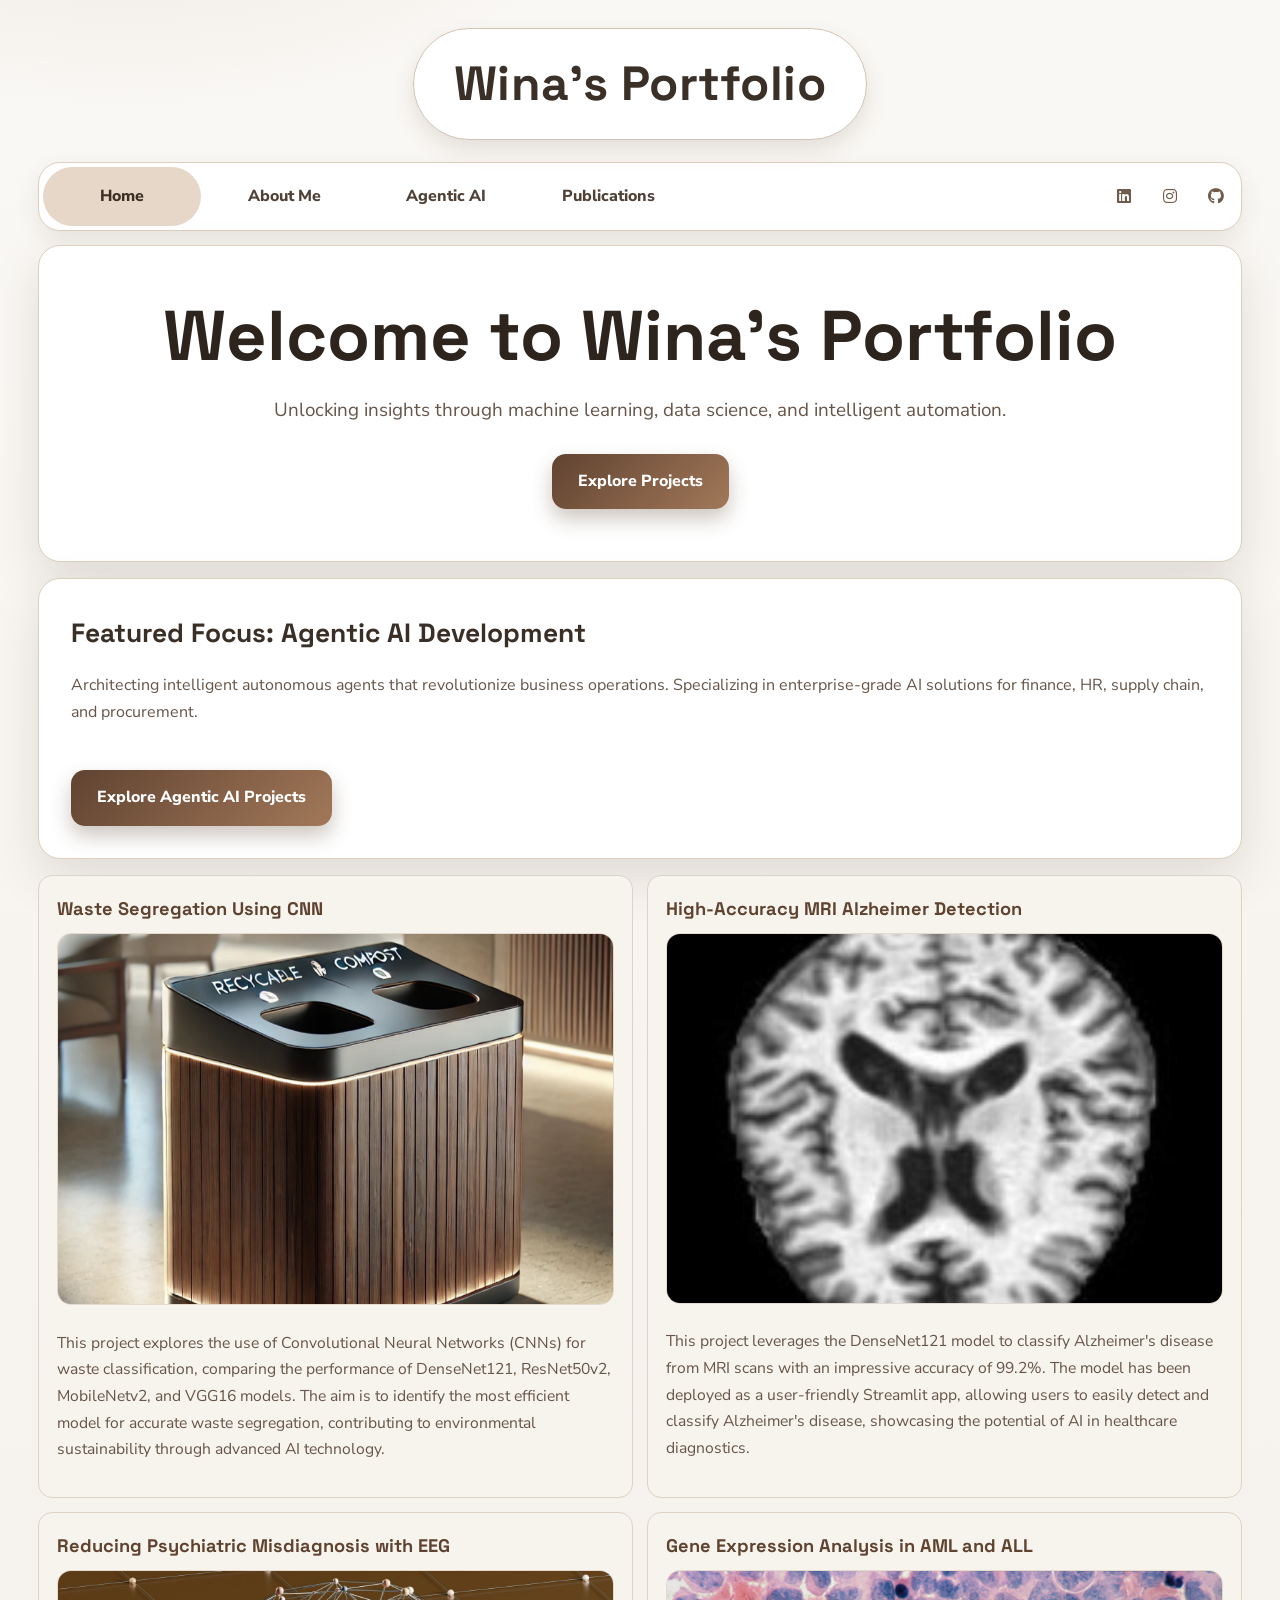
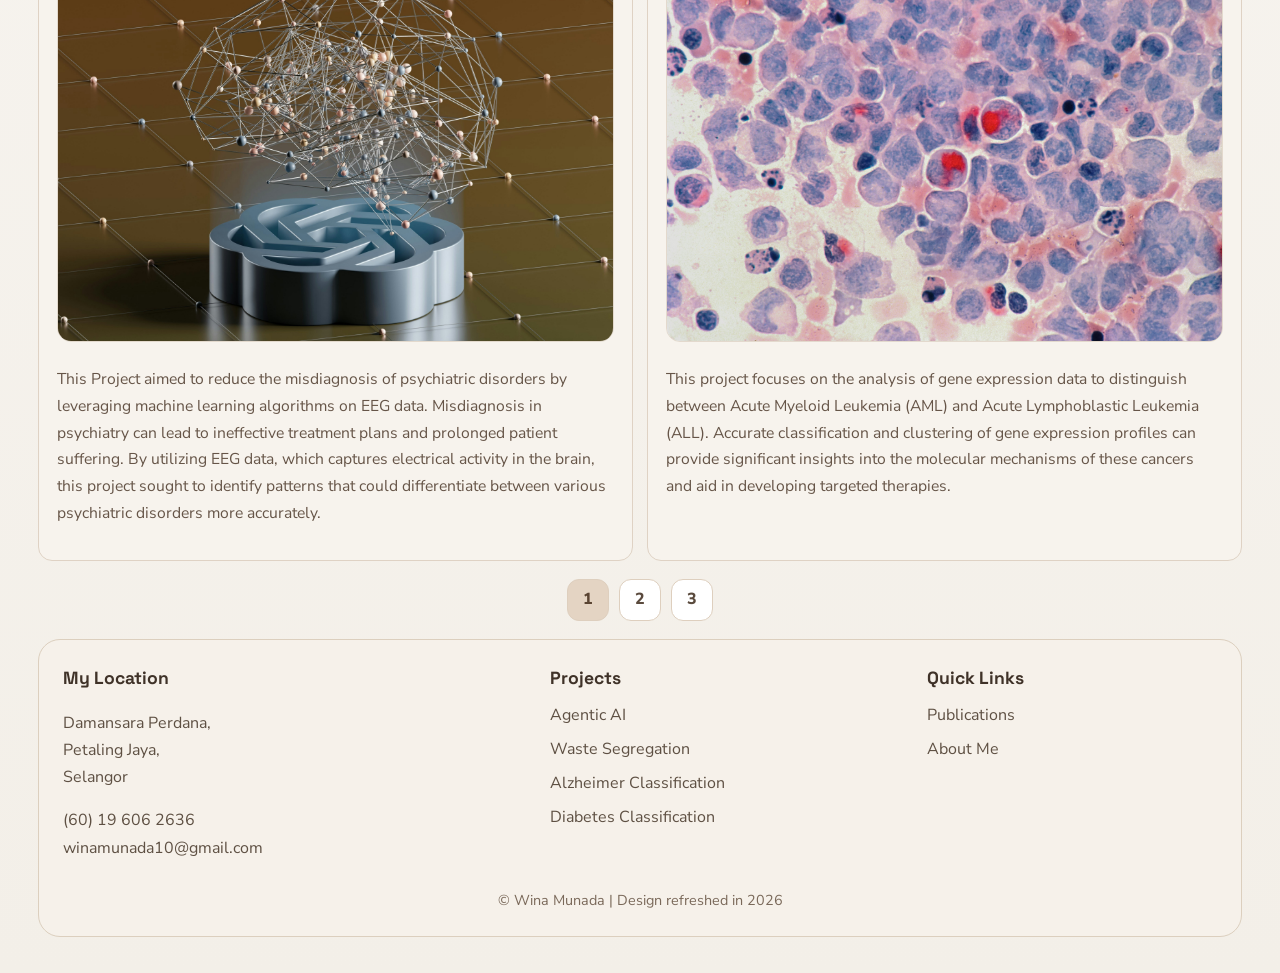
<file: index.html>
<!DOCTYPE html>
<html lang="en">
<head>
  <meta charset="utf-8" />
  <meta name="viewport" content="width=device-width, initial-scale=1" />
  <title>Wina's Portfolio</title>
  <link rel="stylesheet" href="assets/css/fontawesome-all.min.css" />
  <link rel="stylesheet" href="assets/css/make-clean.css" />
</head>
<body>
  <div class="site">
    <header class="brand-header">
      <a class="brand-pill" href="index.html">Wina's Portfolio</a>
    </header>

    <nav class="top-nav" aria-label="Main navigation">
      <div class="nav-inner">
        <ul class="nav-links">
          <li><a class="active" href="index.html">Home</a></li>
          <li><a href="about.html">About Me</a></li>
          <li><a href="agentic-ai.html">Agentic AI</a></li>
          <li><a href="publications.html">Publications</a></li>
        </ul>
        <ul class="nav-icons">
          <li><a href="https://www.linkedin.com/in/wina-munada/" aria-label="LinkedIn"><i class="fab fa-linkedin"></i></a></li>
          <li><a href="https://instagram.com/wina_munada" aria-label="Instagram"><i class="fab fa-instagram"></i></a></li>
          <li><a href="https://github.com/wnmnd" aria-label="GitHub"><i class="fab fa-github"></i></a></li>
        </ul>
      </div>
    </nav>

    <main class="content">
      <section class="panel hero-panel">
        <h1>Welcome to Wina's Portfolio</h1>
        <p>Unlocking insights through machine learning, data science, and intelligent automation.</p>
        <a class="btn" href="#projects">Explore Projects</a>
      </section>

      <section class="panel section">
        <h2 class="section-head">Featured Focus: Agentic AI Development</h2>
        <p class="muted">Architecting intelligent autonomous agents that revolutionize business operations. Specializing in enterprise-grade AI solutions for finance, HR, supply chain, and procurement.</p>
        <a class="btn" href="agentic-ai.html">Explore Agentic AI Projects</a>
      </section>

      <section id="projects" class="section project-grid">
        <article class="project-card">
          <h3><a href="https://github.com/wnmnd/Waste-Segregation-Using-CNN">Waste Segregation Using CNN</a></h3>
          <img class="image-main" src="images/pic15.png" alt="Waste Segregation Project" />
          <p class="meta">This project explores the use of Convolutional Neural Networks (CNNs) for waste classification, comparing the performance of DenseNet121, ResNet50v2, MobileNetv2, and VGG16 models. The aim is to identify the most efficient model for accurate waste segregation, contributing to environmental sustainability through advanced AI technology.</p>
        </article>

        <article class="project-card">
          <h3><a href="https://github.com/wnmnd/MRI-alzheimer-classification">High-Accuracy MRI Alzheimer Detection</a></h3>
          <img class="image-main" src="images/pic16.jpg" alt="MRI Alzheimer Detection" />
          <p class="meta">This project leverages the DenseNet121 model to classify Alzheimer's disease from MRI scans with an impressive accuracy of 99.2%. The model has been deployed as a user-friendly Streamlit app, allowing users to easily detect and classify Alzheimer's disease, showcasing the potential of AI in healthcare diagnostics.</p>
        </article>

        <article class="project-card">
          <h3><a href="https://github.com/wnmnd/ML-EEG-Dataset">Reducing Psychiatric Misdiagnosis with EEG</a></h3>
          <img class="image-main" src="images/pic02.jpg" alt="EEG Project" />
          <p class="meta">This Project aimed to reduce the misdiagnosis of psychiatric disorders by leveraging machine learning algorithms on EEG data. Misdiagnosis in psychiatry can lead to ineffective treatment plans and prolonged patient suffering. By utilizing EEG data, which captures electrical activity in the brain, this project sought to identify patterns that could differentiate between various psychiatric disorders more accurately.</p>
        </article>

        <article class="project-card">
          <h3><a href="https://github.com/wnmnd/AML-ALL-Gene-Expression-ML/">Gene Expression Analysis in AML and ALL</a></h3>
          <img class="image-main" src="images/pic03.jpg" alt="Gene Expression Project" />
          <p class="meta">This project focuses on the analysis of gene expression data to distinguish between Acute Myeloid Leukemia (AML) and Acute Lymphoblastic Leukemia (ALL). Accurate classification and clustering of gene expression profiles can provide significant insights into the molecular mechanisms of these cancers and aid in developing targeted therapies.</p>
        </article>
      </section>

      <div class="pagination" aria-label="Pagination">
        <a class="active" href="index.html">1</a>
        <a href="page2.html">2</a>
        <a href="page3.html">3</a>
      </div>
    </main>

    <footer class="site-footer">
      <div class="footer-grid">
        <section>
          <h3>My Location</h3>
          <p>Damansara Perdana,<br />Petaling Jaya,<br />Selangor</p>
          <p>(60) 19 606 2636<br />winamunada10@gmail.com</p>
        </section>

        <section>
          <h3>Projects</h3>
          <ul class="footer-list">
            <li><a href="agentic-ai.html">Agentic AI</a></li>
            <li><a href="https://github.com/wnmnd/Waste-Segregation-Using-CNN">Waste Segregation</a></li>
            <li><a href="https://github.com/wnmnd/MRI-alzheimer-classification">Alzheimer Classification</a></li>
            <li><a href="https://github.com/wnmnd/diabetes-prediction-webapp">Diabetes Classification</a></li>
          </ul>
        </section>

        <section>
          <h3>Quick Links</h3>
          <ul class="footer-list">
            <li><a href="publications.html">Publications</a></li>
            <li><a href="about.html">About Me</a></li>
          </ul>
        </section>
      </div>
      <div class="copyright">&copy; Wina Munada | Design refreshed in 2026</div>
    </footer>
  </div>
</body>
</html>
</file>
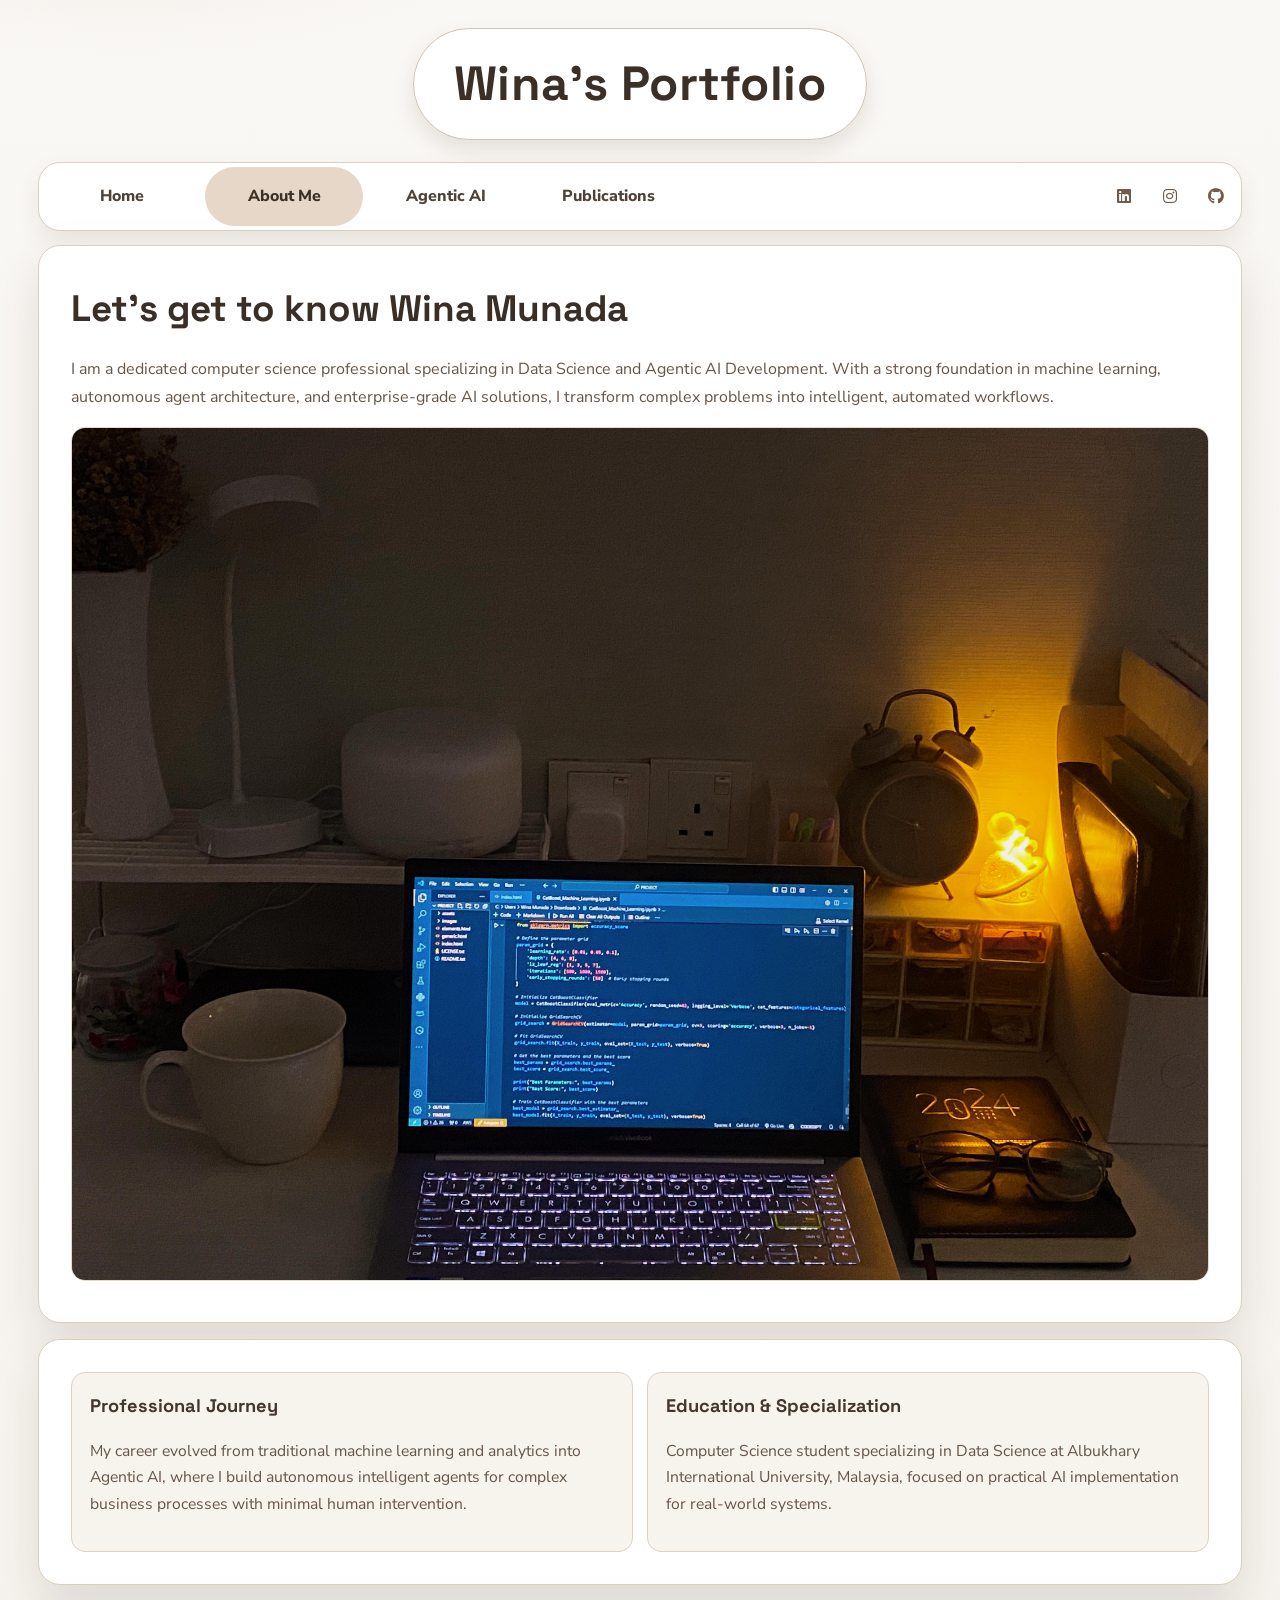
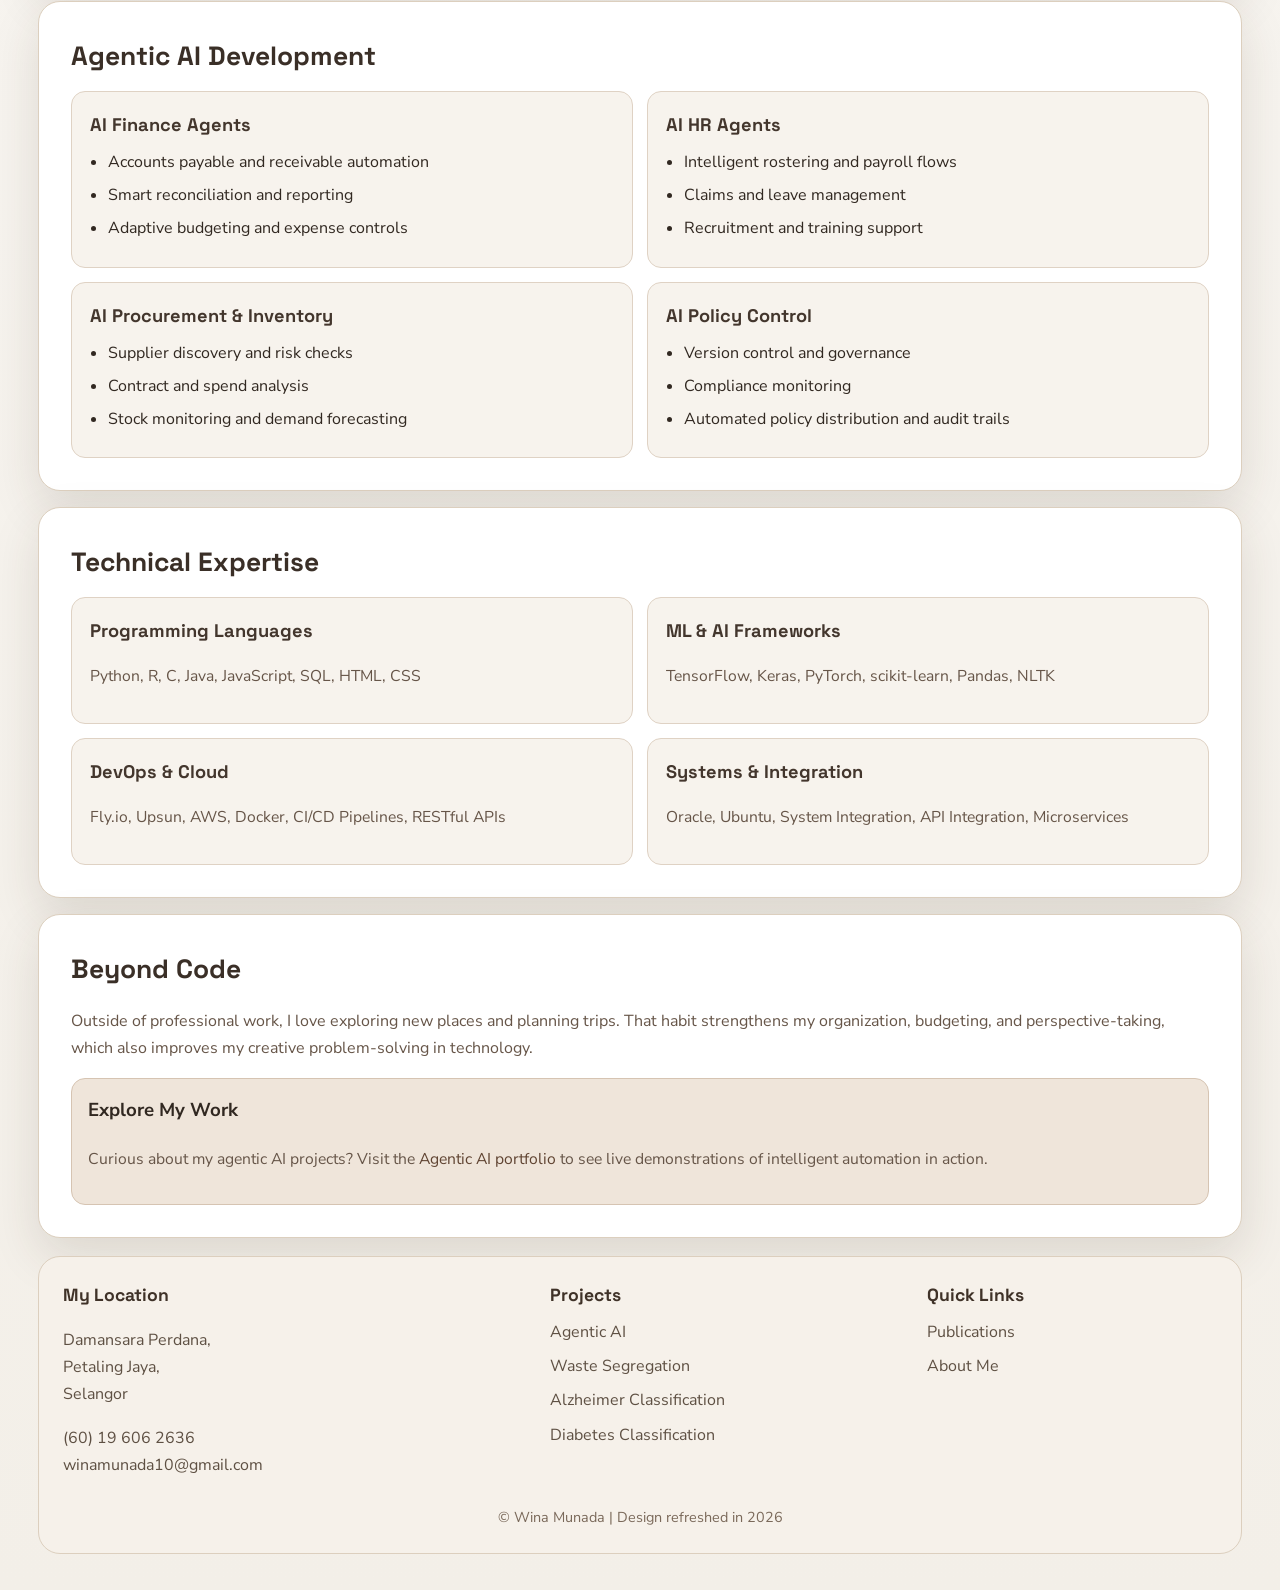
<file: about.html>
<!DOCTYPE html>
<html lang="en">
<head>
  <meta charset="utf-8" />
  <meta name="viewport" content="width=device-width, initial-scale=1" />
  <title>About Me - Wina's Portfolio</title>
  <link rel="stylesheet" href="assets/css/fontawesome-all.min.css" />
  <link rel="stylesheet" href="assets/css/make-clean.css" />
</head>
<body>
  <div class="site">
    <header class="brand-header">
      <a class="brand-pill" href="index.html">Wina's Portfolio</a>
    </header>

    <nav class="top-nav" aria-label="Main navigation">
      <div class="nav-inner">
        <ul class="nav-links">
          <li><a href="index.html">Home</a></li>
          <li><a class="active" href="about.html">About Me</a></li>
          <li><a href="agentic-ai.html">Agentic AI</a></li>
          <li><a href="publications.html">Publications</a></li>
        </ul>
        <ul class="nav-icons">
          <li><a href="https://www.linkedin.com/in/wina-munada/" aria-label="LinkedIn"><i class="fab fa-linkedin"></i></a></li>
          <li><a href="https://instagram.com/wina_munada" aria-label="Instagram"><i class="fab fa-instagram"></i></a></li>
          <li><a href="https://github.com/wnmnd" aria-label="GitHub"><i class="fab fa-github"></i></a></li>
        </ul>
      </div>
    </nav>

    <main class="content">
      <section class="panel">
        <h1 class="section-head" style="font-size:2.3rem; margin-bottom:8px;">Let's get to know Wina Munada</h1>
        <p class="muted">I am a dedicated computer science professional specializing in Data Science and Agentic AI Development. With a strong foundation in machine learning, autonomous agent architecture, and enterprise-grade AI solutions, I transform complex problems into intelligent, automated workflows.</p>
        <img class="image-main" src="images/pic01.jpg" alt="Wina Munada" />
      </section>

      <section class="panel section">
        <div class="info-grid">
          <article class="info-card">
            <h3>Professional Journey</h3>
            <p class="meta">My career evolved from traditional machine learning and analytics into Agentic AI, where I build autonomous intelligent agents for complex business processes with minimal human intervention.</p>
          </article>

          <article class="info-card">
            <h3>Education & Specialization</h3>
            <p class="meta">Computer Science student specializing in Data Science at Albukhary International University, Malaysia, focused on practical AI implementation for real-world systems.</p>
          </article>
        </div>
      </section>

      <section class="panel section">
        <h2 class="section-head">Agentic AI Development</h2>
        <div class="card-grid">
          <article class="text-card">
            <h3>AI Finance Agents</h3>
            <ul class="list-clean">
              <li>Accounts payable and receivable automation</li>
              <li>Smart reconciliation and reporting</li>
              <li>Adaptive budgeting and expense controls</li>
            </ul>
          </article>

          <article class="text-card">
            <h3>AI HR Agents</h3>
            <ul class="list-clean">
              <li>Intelligent rostering and payroll flows</li>
              <li>Claims and leave management</li>
              <li>Recruitment and training support</li>
            </ul>
          </article>

          <article class="text-card">
            <h3>AI Procurement & Inventory</h3>
            <ul class="list-clean">
              <li>Supplier discovery and risk checks</li>
              <li>Contract and spend analysis</li>
              <li>Stock monitoring and demand forecasting</li>
            </ul>
          </article>

          <article class="text-card">
            <h3>AI Policy Control</h3>
            <ul class="list-clean">
              <li>Version control and governance</li>
              <li>Compliance monitoring</li>
              <li>Automated policy distribution and audit trails</li>
            </ul>
          </article>
        </div>
      </section>

      <section class="panel section">
        <h2 class="section-head">Technical Expertise</h2>
        <div class="info-grid">
          <article class="info-card">
            <h3>Programming Languages</h3>
            <p class="meta">Python, R, C, Java, JavaScript, SQL, HTML, CSS</p>
          </article>
          <article class="info-card">
            <h3>ML & AI Frameworks</h3>
            <p class="meta">TensorFlow, Keras, PyTorch, scikit-learn, Pandas, NLTK</p>
          </article>
          <article class="info-card">
            <h3>DevOps & Cloud</h3>
            <p class="meta">Fly.io, Upsun, AWS, Docker, CI/CD Pipelines, RESTful APIs</p>
          </article>
          <article class="info-card">
            <h3>Systems & Integration</h3>
            <p class="meta">Oracle, Ubuntu, System Integration, API Integration, Microservices</p>
          </article>
        </div>
      </section>

      <section class="panel section">
        <h2 class="section-head">Beyond Code</h2>
        <p class="muted">Outside of professional work, I love exploring new places and planning trips. That habit strengthens my organization, budgeting, and perspective-taking, which also improves my creative problem-solving in technology.</p>
        <div class="callout">
          <h3 style="margin-top:0;">Explore My Work</h3>
          <p class="meta">Curious about my agentic AI projects? Visit the <a href="agentic-ai.html">Agentic AI portfolio</a> to see live demonstrations of intelligent automation in action.</p>
        </div>
      </section>
    </main>

    <footer class="site-footer">
      <div class="footer-grid">
        <section>
          <h3>My Location</h3>
          <p>Damansara Perdana,<br />Petaling Jaya,<br />Selangor</p>
          <p>(60) 19 606 2636<br />winamunada10@gmail.com</p>
        </section>

        <section>
          <h3>Projects</h3>
          <ul class="footer-list">
            <li><a href="agentic-ai.html">Agentic AI</a></li>
            <li><a href="https://github.com/wnmnd/Waste-Segregation-Using-CNN">Waste Segregation</a></li>
            <li><a href="https://github.com/wnmnd/MRI-alzheimer-classification">Alzheimer Classification</a></li>
            <li><a href="https://github.com/wnmnd/diabetes-prediction-webapp">Diabetes Classification</a></li>
          </ul>
        </section>

        <section>
          <h3>Quick Links</h3>
          <ul class="footer-list">
            <li><a href="publications.html">Publications</a></li>
            <li><a href="about.html">About Me</a></li>
          </ul>
        </section>
      </div>
      <div class="copyright">&copy; Wina Munada | Design refreshed in 2026</div>
    </footer>
  </div>
</body>
</html>
</file>
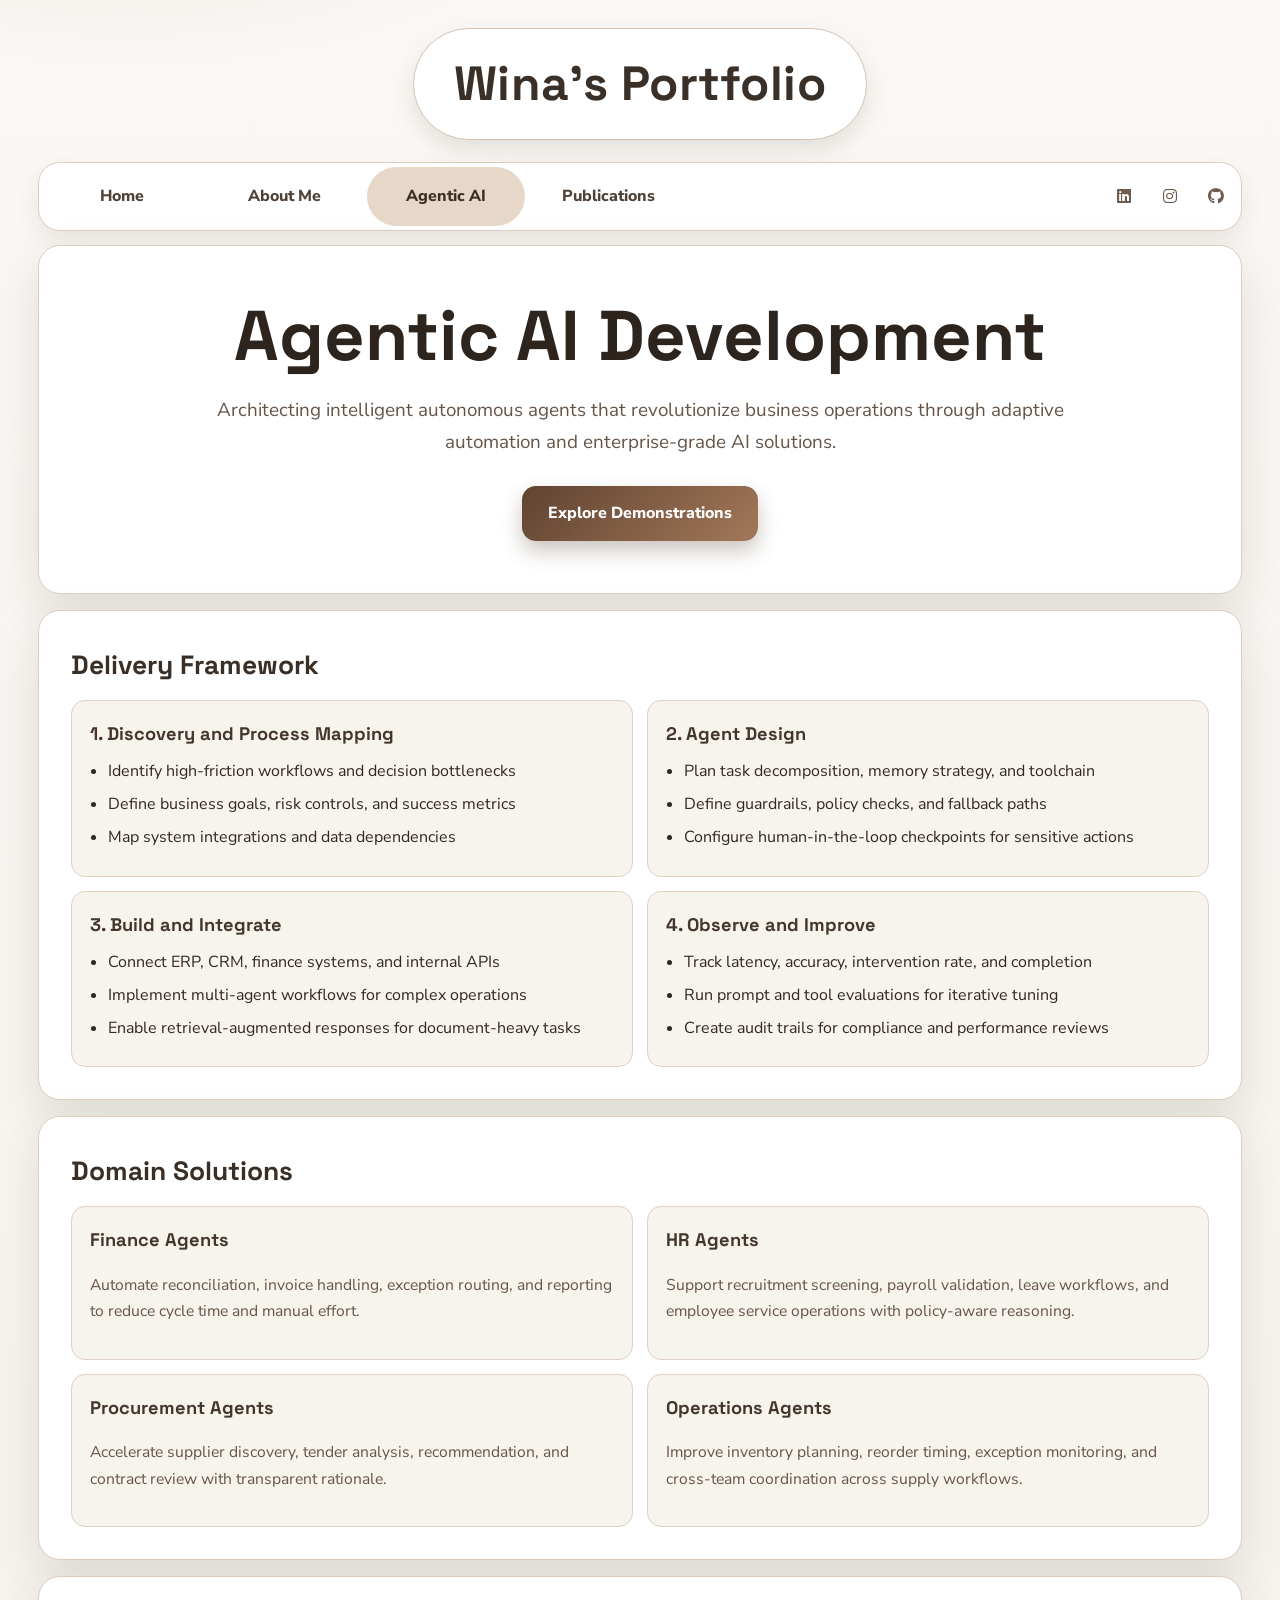
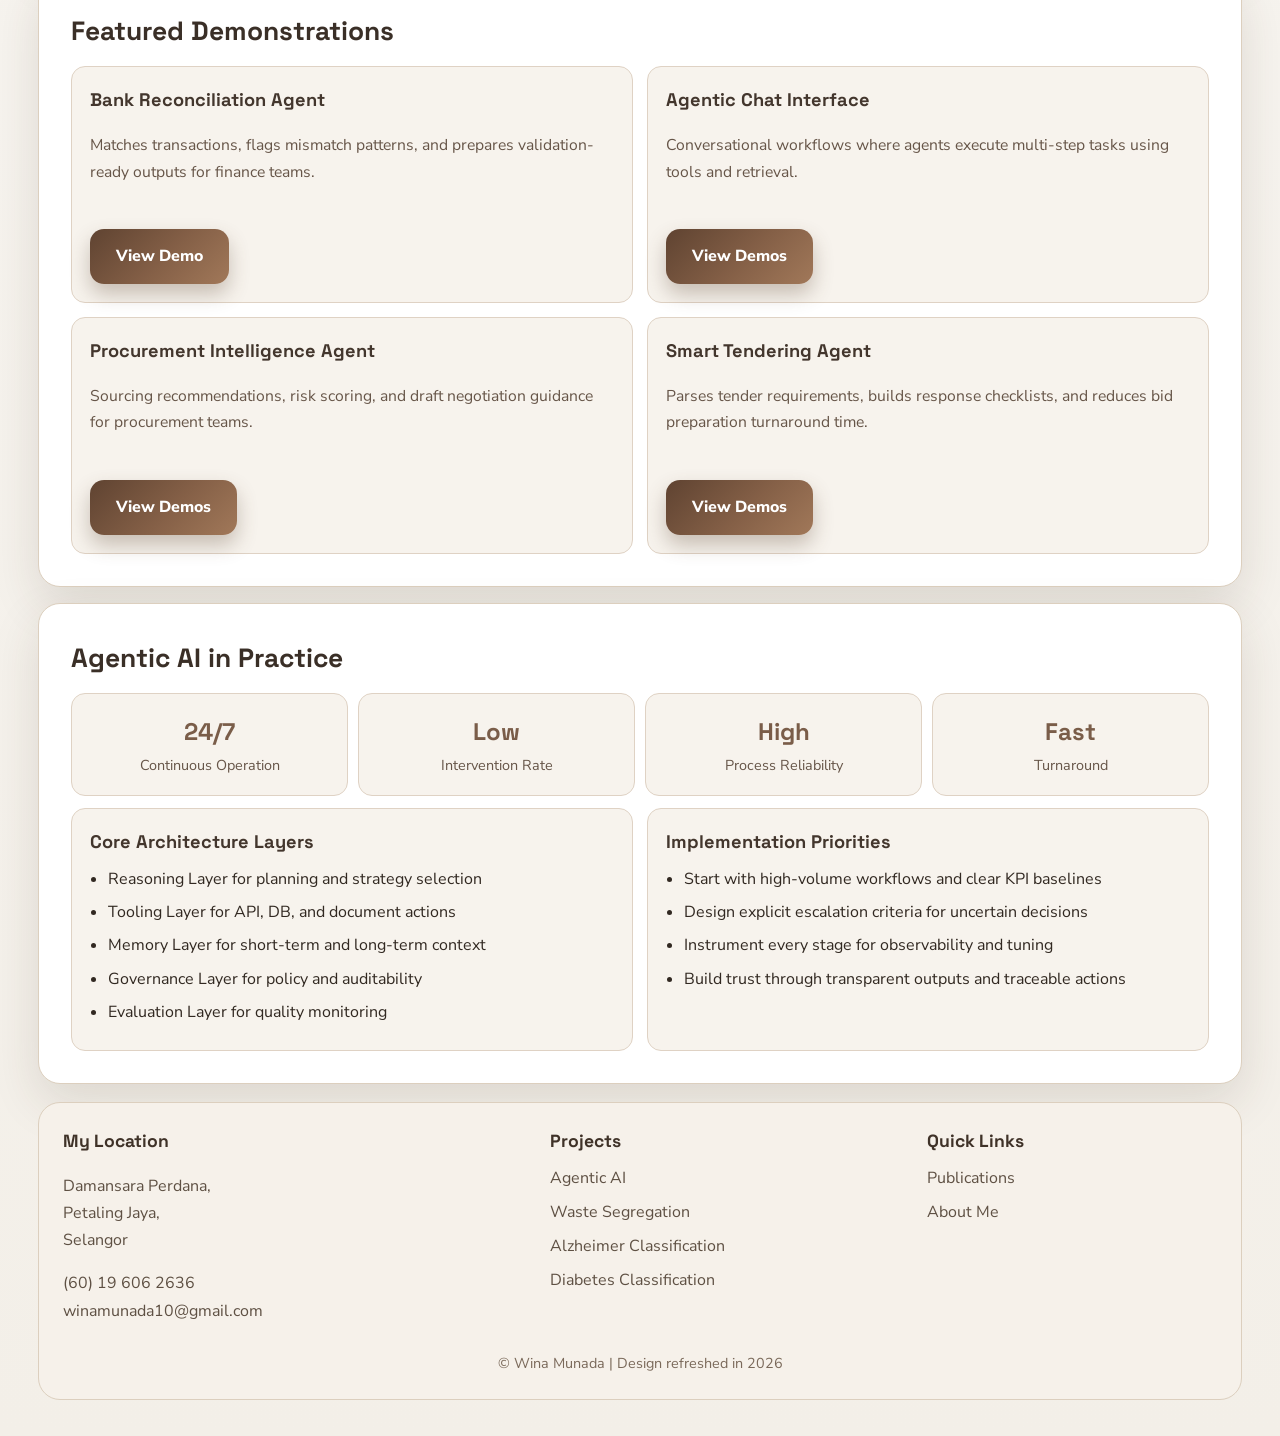
<file: agentic-ai.html>
<!DOCTYPE html>
<html lang="en">
<head>
  <meta charset="utf-8" />
  <meta name="viewport" content="width=device-width, initial-scale=1" />
  <title>Agentic AI Projects - Wina's Portfolio</title>
  <link rel="stylesheet" href="assets/css/fontawesome-all.min.css" />
  <link rel="stylesheet" href="assets/css/make-clean.css" />
</head>
<body>
  <div class="site">
    <header class="brand-header">
      <a class="brand-pill" href="index.html">Wina's Portfolio</a>
    </header>

    <nav class="top-nav" aria-label="Main navigation">
      <div class="nav-inner">
        <ul class="nav-links">
          <li><a href="index.html">Home</a></li>
          <li><a href="about.html">About Me</a></li>
          <li><a class="active" href="agentic-ai.html">Agentic AI</a></li>
          <li><a href="publications.html">Publications</a></li>
        </ul>
        <ul class="nav-icons">
          <li><a href="https://www.linkedin.com/in/wina-munada/" aria-label="LinkedIn"><i class="fab fa-linkedin"></i></a></li>
          <li><a href="https://instagram.com/wina_munada" aria-label="Instagram"><i class="fab fa-instagram"></i></a></li>
          <li><a href="https://github.com/wnmnd" aria-label="GitHub"><i class="fab fa-github"></i></a></li>
        </ul>
      </div>
    </nav>

    <main class="content">
      <section class="panel hero-panel">
        <h1>Agentic AI Development</h1>
        <p>Architecting intelligent autonomous agents that revolutionize business operations through adaptive automation and enterprise-grade AI solutions.</p>
        <a class="btn" href="#demos">Explore Demonstrations</a>
      </section>

      <section class="panel section">
        <h2 class="section-head">Delivery Framework</h2>
        <div class="card-grid">
          <article class="text-card">
            <h3>1. Discovery and Process Mapping</h3>
            <ul class="list-clean">
              <li>Identify high-friction workflows and decision bottlenecks</li>
              <li>Define business goals, risk controls, and success metrics</li>
              <li>Map system integrations and data dependencies</li>
            </ul>
          </article>

          <article class="text-card">
            <h3>2. Agent Design</h3>
            <ul class="list-clean">
              <li>Plan task decomposition, memory strategy, and toolchain</li>
              <li>Define guardrails, policy checks, and fallback paths</li>
              <li>Configure human-in-the-loop checkpoints for sensitive actions</li>
            </ul>
          </article>

          <article class="text-card">
            <h3>3. Build and Integrate</h3>
            <ul class="list-clean">
              <li>Connect ERP, CRM, finance systems, and internal APIs</li>
              <li>Implement multi-agent workflows for complex operations</li>
              <li>Enable retrieval-augmented responses for document-heavy tasks</li>
            </ul>
          </article>

          <article class="text-card">
            <h3>4. Observe and Improve</h3>
            <ul class="list-clean">
              <li>Track latency, accuracy, intervention rate, and completion</li>
              <li>Run prompt and tool evaluations for iterative tuning</li>
              <li>Create audit trails for compliance and performance reviews</li>
            </ul>
          </article>
        </div>
      </section>

      <section class="panel section">
        <h2 class="section-head">Domain Solutions</h2>
        <div class="demo-grid">
          <article class="demo-card">
            <h3>Finance Agents</h3>
            <p class="meta">Automate reconciliation, invoice handling, exception routing, and reporting to reduce cycle time and manual effort.</p>
          </article>
          <article class="demo-card">
            <h3>HR Agents</h3>
            <p class="meta">Support recruitment screening, payroll validation, leave workflows, and employee service operations with policy-aware reasoning.</p>
          </article>
          <article class="demo-card">
            <h3>Procurement Agents</h3>
            <p class="meta">Accelerate supplier discovery, tender analysis, recommendation, and contract review with transparent rationale.</p>
          </article>
          <article class="demo-card">
            <h3>Operations Agents</h3>
            <p class="meta">Improve inventory planning, reorder timing, exception monitoring, and cross-team coordination across supply workflows.</p>
          </article>
        </div>
      </section>

      <section id="demos" class="panel section">
        <h2 class="section-head">Featured Demonstrations</h2>
        <div class="demo-grid">
          <article class="demo-card">
            <h3>Bank Reconciliation Agent</h3>
            <p class="meta">Matches transactions, flags mismatch patterns, and prepares validation-ready outputs for finance teams.</p>
            <a class="btn" href="https://drive.google.com/file/d/1EMGBWUu48V-Sm-Vtpz3wlfrniUCkbpTc/view?usp=sharing" target="_blank">View Demo</a>
          </article>
          <article class="demo-card">
            <h3>Agentic Chat Interface</h3>
            <p class="meta">Conversational workflows where agents execute multi-step tasks using tools and retrieval.</p>
            <a class="btn" href="https://drive.google.com/drive/folders/13snZ7HT-KkzDYiXR3rm8vp0fjwSdPZ7V?usp=sharing" target="_blank">View Demos</a>
          </article>
          <article class="demo-card">
            <h3>Procurement Intelligence Agent</h3>
            <p class="meta">Sourcing recommendations, risk scoring, and draft negotiation guidance for procurement teams.</p>
            <a class="btn" href="https://drive.google.com/drive/folders/12hdTHpWawirtkkEL1OcuLd4ppmg-YNx6?usp=sharing" target="_blank">View Demos</a>
          </article>
          <article class="demo-card">
            <h3>Smart Tendering Agent</h3>
            <p class="meta">Parses tender requirements, builds response checklists, and reduces bid preparation turnaround time.</p>
            <a class="btn" href="https://drive.google.com/drive/folders/1nrtaXuNmH4r4gBdwNMoKIt-K-440S-yp?usp=sharing" target="_blank">View Demos</a>
          </article>
        </div>
      </section>

      <section class="panel section">
        <h2 class="section-head">Agentic AI in Practice</h2>
        <div class="stat-grid">
          <article class="stat-card"><div class="num">24/7</div><div class="label">Continuous Operation</div></article>
          <article class="stat-card"><div class="num">Low</div><div class="label">Intervention Rate</div></article>
          <article class="stat-card"><div class="num">High</div><div class="label">Process Reliability</div></article>
          <article class="stat-card"><div class="num">Fast</div><div class="label">Turnaround</div></article>
        </div>

        <div class="card-grid" style="margin-top:12px;">
          <article class="text-card">
            <h3>Core Architecture Layers</h3>
            <ul class="list-clean">
              <li>Reasoning Layer for planning and strategy selection</li>
              <li>Tooling Layer for API, DB, and document actions</li>
              <li>Memory Layer for short-term and long-term context</li>
              <li>Governance Layer for policy and auditability</li>
              <li>Evaluation Layer for quality monitoring</li>
            </ul>
          </article>

          <article class="text-card">
            <h3>Implementation Priorities</h3>
            <ul class="list-clean">
              <li>Start with high-volume workflows and clear KPI baselines</li>
              <li>Design explicit escalation criteria for uncertain decisions</li>
              <li>Instrument every stage for observability and tuning</li>
              <li>Build trust through transparent outputs and traceable actions</li>
            </ul>
          </article>
        </div>
      </section>
    </main>

    <footer class="site-footer">
      <div class="footer-grid">
        <section>
          <h3>My Location</h3>
          <p>Damansara Perdana,<br />Petaling Jaya,<br />Selangor</p>
          <p>(60) 19 606 2636<br />winamunada10@gmail.com</p>
        </section>

        <section>
          <h3>Projects</h3>
          <ul class="footer-list">
            <li><a href="agentic-ai.html">Agentic AI</a></li>
            <li><a href="https://github.com/wnmnd/Waste-Segregation-Using-CNN">Waste Segregation</a></li>
            <li><a href="https://github.com/wnmnd/MRI-alzheimer-classification">Alzheimer Classification</a></li>
            <li><a href="https://github.com/wnmnd/diabetes-prediction-webapp">Diabetes Classification</a></li>
          </ul>
        </section>

        <section>
          <h3>Quick Links</h3>
          <ul class="footer-list">
            <li><a href="publications.html">Publications</a></li>
            <li><a href="about.html">About Me</a></li>
          </ul>
        </section>
      </div>
      <div class="copyright">&copy; Wina Munada | Design refreshed in 2026</div>
    </footer>
  </div>
</body>
</html>
</file>
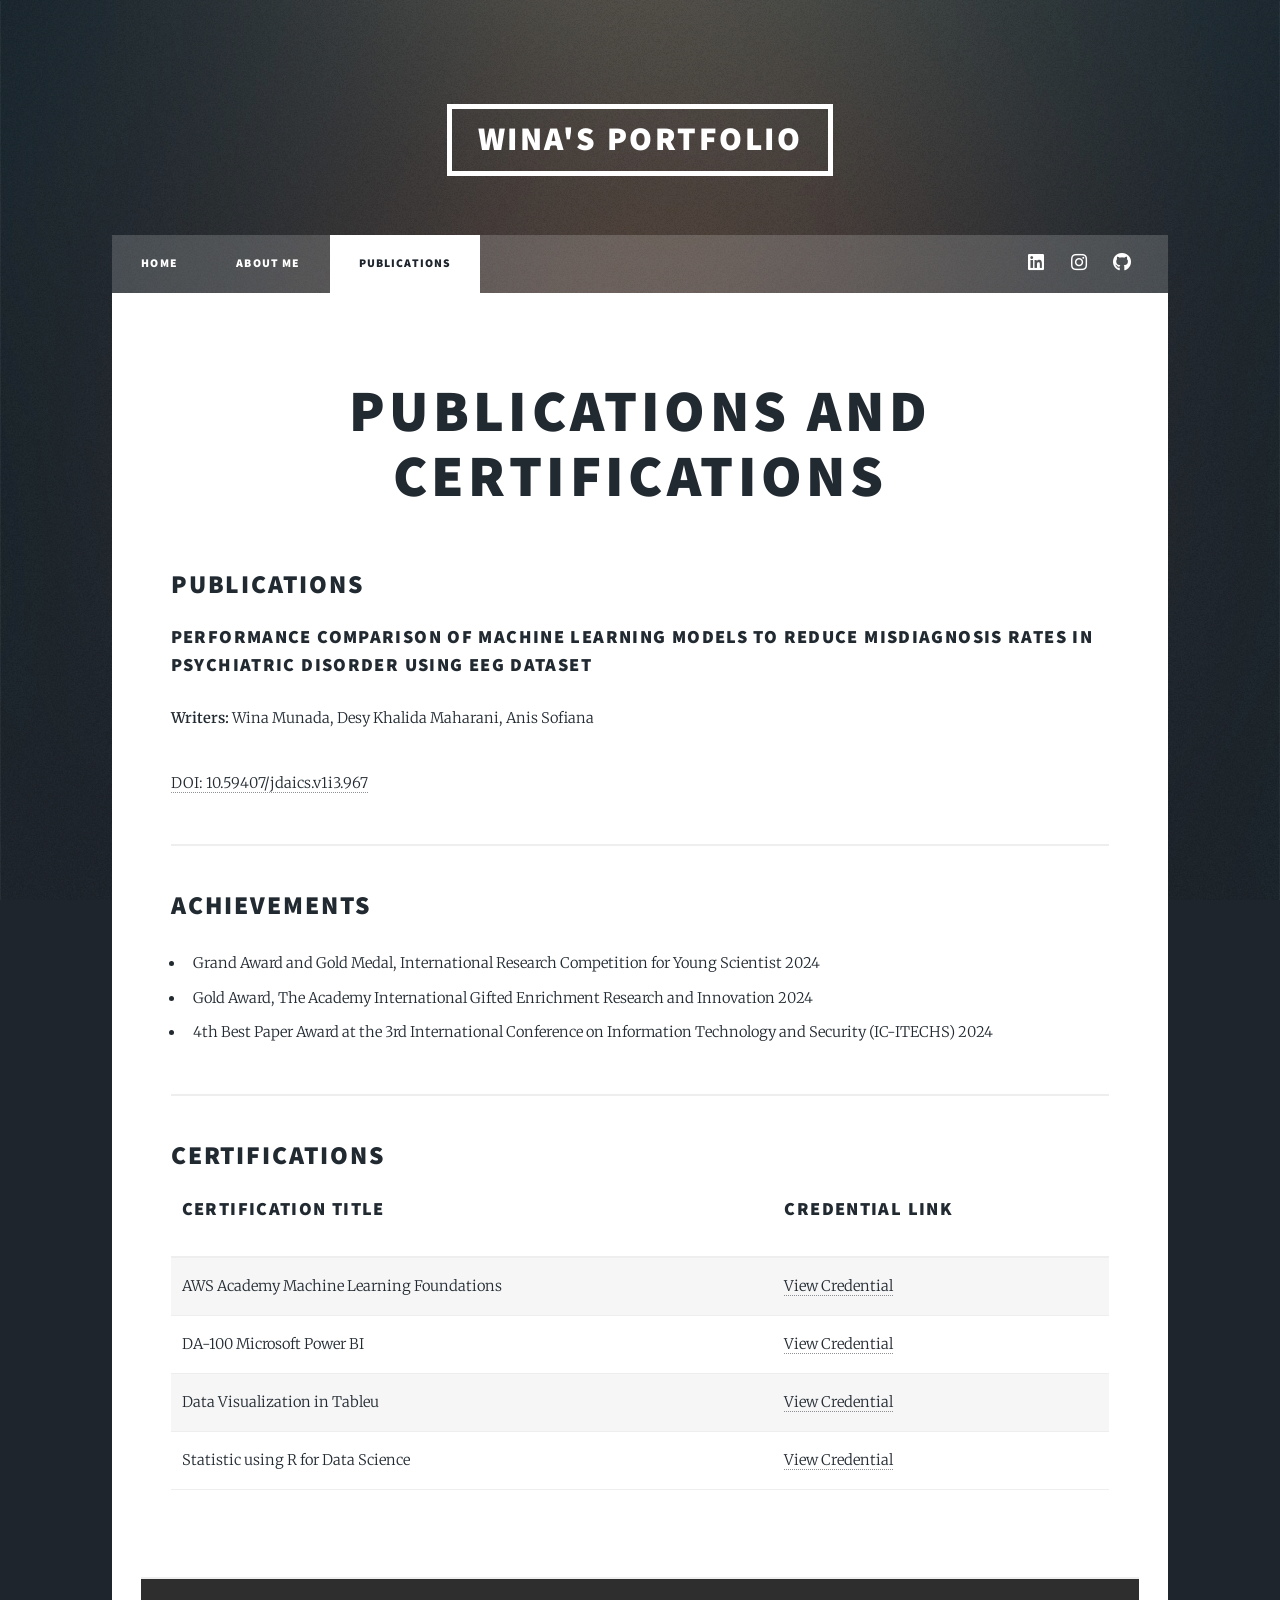
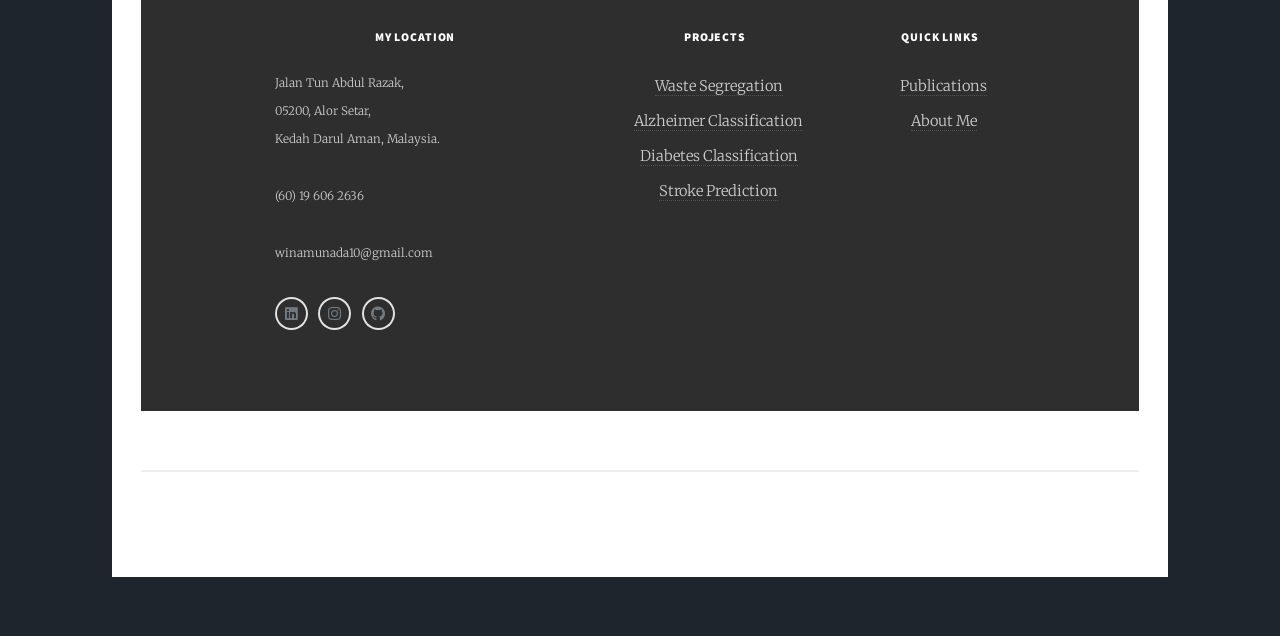
<file: elements.html>
<!DOCTYPE HTML>
<html>
<head>
<title>Publications - Wina's Portfolio</title>
<meta charset="utf-8"/>
<meta content="width=device-width, initial-scale=1, user-scalable=no" name="viewport"/>
<link href="assets/css/main.css" rel="stylesheet"/>
<noscript><link href="assets/css/noscript.css" rel="stylesheet"/></noscript>
</head>
<body class="is-preload">
<!-- Wrapper -->
<div id="wrapper">
<!-- Header -->
<header id="header">
<a class="logo" href="index.html">Wina's Portfolio</a>
</header>
<!-- Nav -->
<nav id="nav">
<ul class="links">
<li><a href="index.html">Home</a></li>
<li><a href="generic.html">About Me</a></li>
<li class="active"><a href="elements.html">Publications</a></li>
</ul>
<ul class="icons">
<li><a class="icon brands fa-linkedin" href="https://www.linkedin.com/in/wina-munada/"><span class="label">LinkedIn</span></a></li>
<li><a class="icon brands fa-instagram" href="instagram.com/wina_munada"><span class="label">Instagram</span></a></li>
<li><a class="icon brands fa-github" href="https://github.com/winamunada"><span class="label">GitHub</span></a></li>
</ul>
</nav>

<!-- Main Content -->
<div id="main">
<section class="post">
<header class="major">
<h1>Publications and Certifications</h1>
</header>

<!-- Publications Section -->

<section id="publications">
<header>
<h2>Publications <br/></h2>
</header>
<div>
<h3><a href="https://doi.org/10.59407/jdaics.v1i3.967" target="_blank">PERFORMANCE COMPARISON OF MACHINE LEARNING MODELS TO REDUCE MISDIAGNOSIS RATES IN PSYCHIATRIC DISORDER USING EEG DATASET</a></h3>
<p><strong>Writers: </strong>  Wina Munada, Desy Khalida Maharani, Anis Sofiana</p>
<p><a href="https://doi.org/10.59407/jdaics.v1i3.967" target="_blank">DOI: 10.59407/jdaics.v1i3.967</a></p>
</div>
</section>

<hr>

<!-- Achievements Section -->
<section id="achievements">
<header>
<h2>Achievements</h2>
</header>
<div>
<ul>
<li>Grand Award and Gold Medal, International Research Competition for Young Scientist 2024</li>
<li>Gold Award, The Academy International Gifted Enrichment Research and Innovation 2024</li>
<li>4th Best Paper Award at the 3rd International Conference on Information Technology and Security (IC-ITECHS) 2024</li>
</ul>
</div>
</section>

<hr>

<!-- Certifications Section -->
<section id="certifications">
<header>
<h2>Certifications</h2>
</header>
<table>
<thead>
<tr>
<th><h3>Certification Title</h3></th>
<th><h3>Credential Link</h3></th>
</tr>
</thead>
<tbody>
<tr>
<td>AWS Academy Machine Learning Foundations</td>
<td><a href="https://www.credly.com/go/99t4TK29" target="_blank">View Credential</a></td>
</tr>
<tr>
<td>DA-100 Microsoft Power BI</td>
<td><a href="http://ude.my/UC-ce49c793-96e0-449c-a2d5-e6f97fb2a400" target="_blank">View Credential</a></td>
</tr>
<tr>
<td>Data Visualization in Tableu</td>
<td><a href="https://olympus.mygreatlearning.com/courses/46844/certificate" target="_blank">View Credential</a></td>
</tr>
<tr>
<td>Statistic using R for Data Science</td>
<td><a href="https://academy.dqlab.id/certificate/pdf/DQLABINTS1TTNEJI" target="_blank">View Credential</a></td>
</tr>
</tbody>
</table>
</section>
</section>

				<!-- Footer -->
				<footer id="footer" style="background-color: #2E2E2E; color: #ccc; padding: 40px 20px;">
					<div style="display: flex; justify-content: space-between; flex-wrap: wrap; max-width: 1200px; margin: 0 auto;">
				
						<!-- Left Column -->
						<div style="flex: 1; min-width: 300px; padding: 10px;">
							<h3 style="color: #fff;">My Location</h3>
							<p>Jalan Tun Abdul Razak,<br>
							05200, Alor Setar,<br>
							Kedah Darul Aman, Malaysia.</p>
							<p><span style="display: flex; align-items: center;">(60) 19 606 2636</span></p>
							<p><span style="display: flex; align-items: center;">winamunada10@gmail.com</span></p>
							<div style="display: flex; gap: 10px; margin-top: 10px;">
								<ul class="icons alt">
									<li><a href="https://www.linkedin.com/in/wina-munada/" class="icon brands alt fa-linkedin"><span class="label">Facebook</span></a></li>
									<li><a href="https://instagram.com/wina_munada" class="icon brands alt fa-instagram"><span class="label">Instagram</span></a></li>
									<li><a href="https://github.com/winamunada" class="icon brands alt fa-github"><span class="label">GitHub</span></a></li>
								</ul>
							</div>
						</div>
				
						<!-- Middle Column -->
						<div style="flex: 1; min-width: 300px; padding: 10px;">
							<h3 style="color: #fff;">projects</h3>
							<ul style="list-style: none; padding: 0; margin: 0;">
								<li><a href="https://github.com/wnmnd/Waste-Segregation-Using-CNN" style="color: #ccc; text-decoration: none;">Waste Segregation</a></li>
								<li><a href="https://github.com/wnmnd/MRI-alzheimer-classification" style="color: #ccc; text-decoration: none;">Alzheimer Classification</a></li>
								<li><a href="https://github.com/wnmnd/diabetes-prediction-webapp" style="color: #ccc; text-decoration: none;">Diabetes Classification</a></li>
								<li><a href="https://github.com/winamunada/stroke-prediction/" style="color: #ccc; text-decoration: none;">Stroke Prediction</a></li>
							</ul>
						</div>
				
						<!-- Right Column -->
						<div style="flex: 1; min-width: 150px; padding: 10px;">
							<h3 style="color: #fff;">Quick Links</h3>
							<ul style="list-style: none; padding: 0; margin: 0;">
								<li><a href="elements.html" style="color: #ccc; text-decoration: none;">Publications</a></li>
								<li><a href="generic.html" style="color: #ccc; text-decoration: none;">About Me</a></li>
							</ul>
						</div>
				
					</div>
				</footer>
<!-- Copyright -->
<div id="copyright">
<ul><li>© Untitled</li><li>Design: <a href="https://html5up.net">HTML5 UP</a></li></ul>
</div>
</div>

<!-- Scripts -->
<script src="assets/js/jquery.min.js"></script>
<script src="assets/js/jquery.scrollex.min.js"></script>
<script src="assets/js/jquery.scrolly.min.js"></script>
<script src="assets/js/browser.min.js"></script>
<script src="assets/js/breakpoints.min.js"></script>
<script src="assets/js/util.js"></script>
<script src="assets/js/main.js"></script>
</body>
</html>
</file>
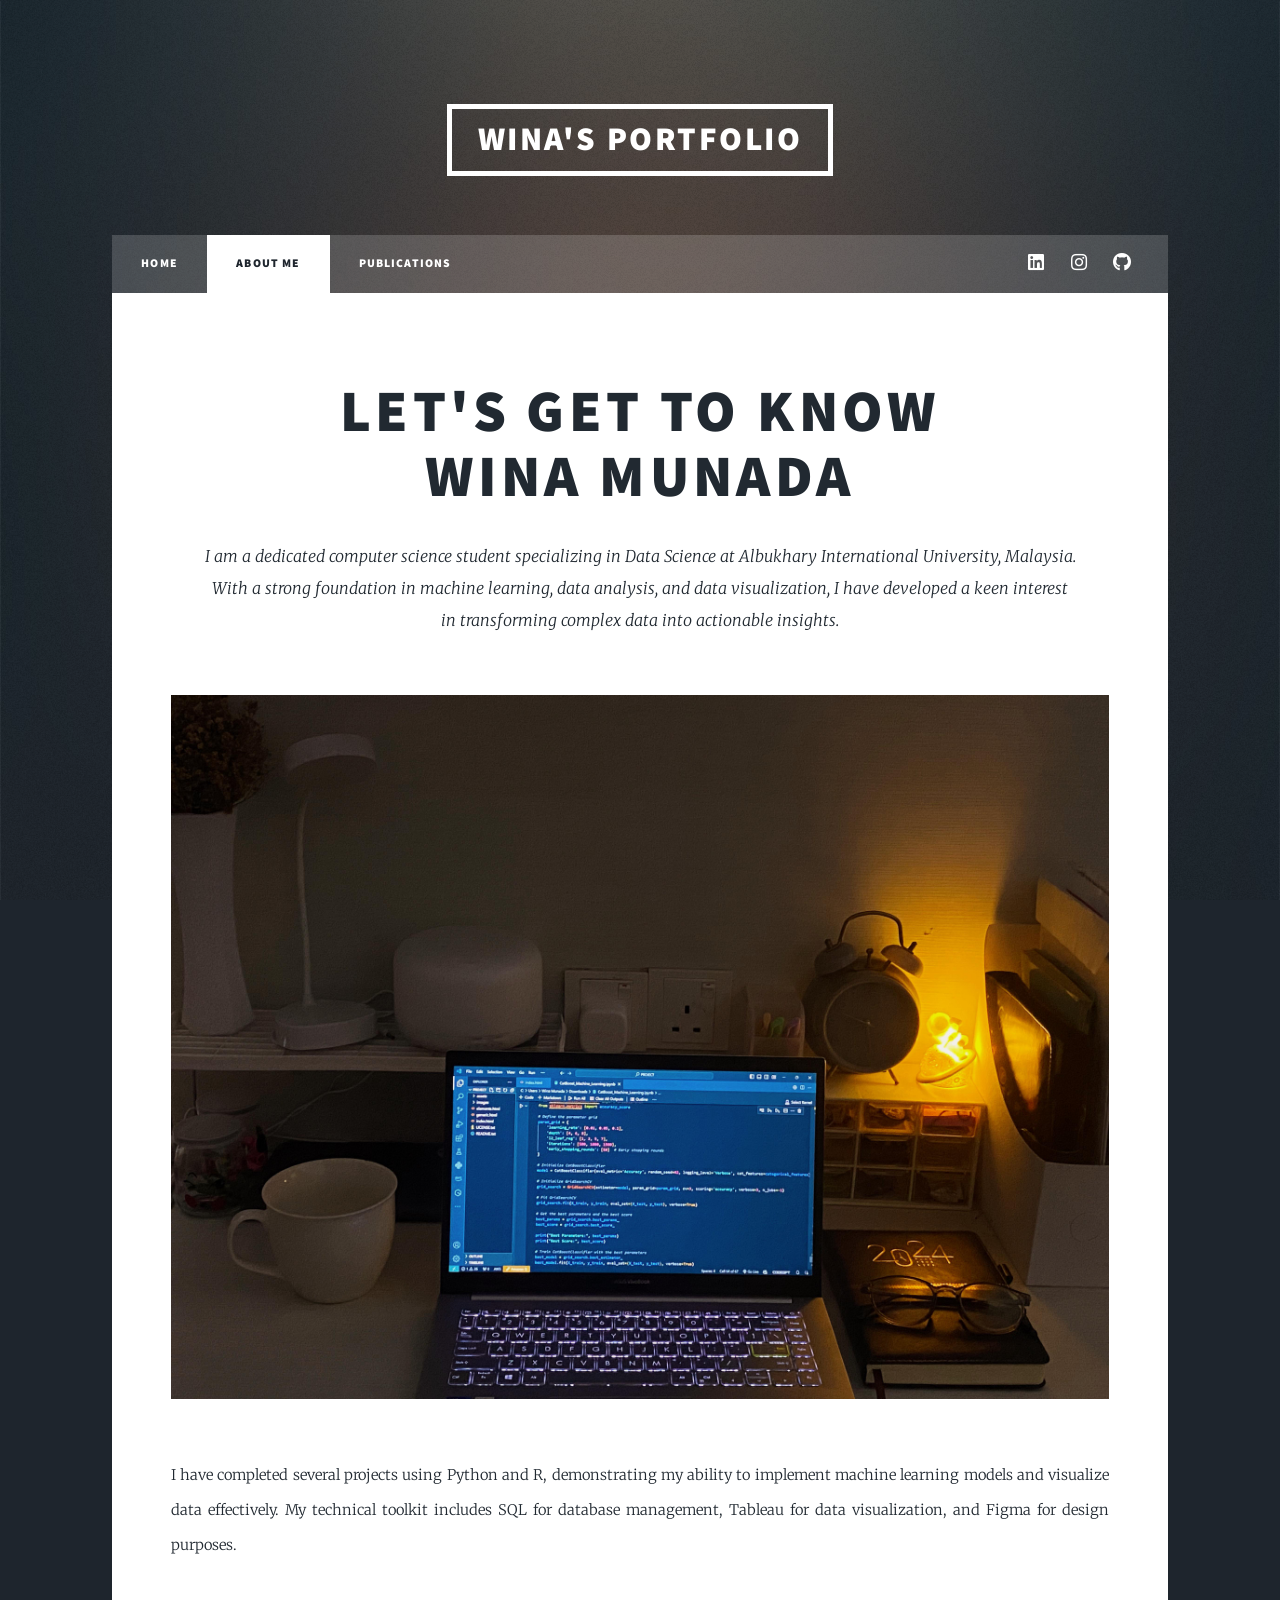
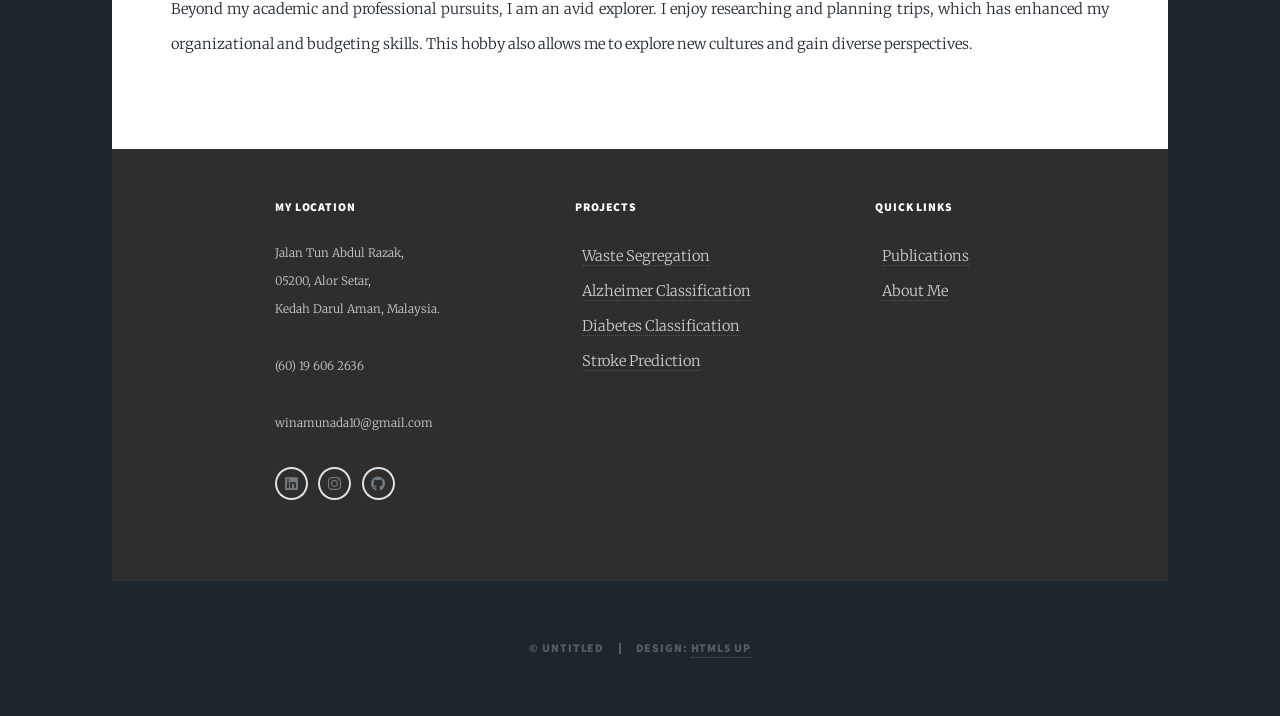
<file: generic.html>
<!DOCTYPE HTML>
<html>
	<head>
		<title>About Me - Wina's Portfolio</title>
		<meta charset="utf-8" />
		<meta name="viewport" content="width=device-width, initial-scale=1, user-scalable=no" />
		<link rel="stylesheet" href="assets/css/main.css" />
		<noscript><link rel="stylesheet" href="assets/css/noscript.css" /></noscript>
	</head>
	<body class="is-preload">

		<!-- Wrapper -->
			<div id="wrapper">

				<!-- Header -->
					<header id="header">
						<a href="index.html" class="logo">Wina's Portfolio</a>
					</header>

				<!-- Nav -->
					<nav id="nav">
						<ul class="links">
							<li><a href="index.html">Home</a></li>
							<li class="active"><a href="generic.html">About Me</a></li>
							<li><a href="elements.html">Publications</a></li>
						</ul>
						<ul class="icons">
							<li><a href="https://www.linkedin.com/in/wina-munada/" class="icon brands fa-linkedin"><span class="label">LinkedIn</span></a></li>
							<li><a href="instagram.com/wina_munada" class="icon brands fa-instagram"><span class="label">Instagram</span></a></li>
							<li><a href="https://github.com/winamunada" class="icon brands fa-github"><span class="label">GitHub</span></a></li>
						</ul>
					</nav>

				<!-- Main -->
					<div id="main">

						<!-- Post -->
							<section class="post">
								<header class="major">
									<h1>Let's get to know<br />
									Wina Munada</h1>
									<p>I am a dedicated computer science student specializing in Data Science at Albukhary International University, Malaysia.<br />
										With a strong foundation in machine learning, data analysis, and data visualization, I have developed a keen interest <br />
										in transforming complex data into actionable insights.</p>
								</header>
								<div class="image main"><img src="images/pic01.jpg" alt="" /></div>
								<p>I have completed several projects using Python and R, demonstrating my ability to implement machine learning models and visualize data effectively. My technical toolkit includes SQL for database management, Tableau for data visualization, and Figma for design purposes.</p>
								<p>Beyond my academic and professional pursuits, I am an avid explorer. I enjoy researching and planning trips, which has enhanced my organizational and budgeting skills. This hobby also allows me to explore new cultures and gain diverse perspectives.</p>
							</section>

					</div>

				<!-- Footer -->
				<footer id="footer" style="background-color: #2E2E2E; color: #ccc; padding: 40px 20px;">
					<div style="display: flex; justify-content: space-between; flex-wrap: wrap; max-width: 1200px; margin: 0 auto;">
				
						<!-- Left Column -->
						<div style="flex: 1; min-width: 300px; padding: 10px;">
							<h3 style="color: #fff;">My Location</h3>
							<p>Jalan Tun Abdul Razak,<br>
							05200, Alor Setar,<br>
							Kedah Darul Aman, Malaysia.</p>
							<p><span style="display: flex; align-items: center;">(60) 19 606 2636</span></p>
							<p><span style="display: flex; align-items: center;">winamunada10@gmail.com</span></p>
							<div style="display: flex; gap: 10px; margin-top: 10px;">
								<ul class="icons alt">
									<li><a href="https://www.linkedin.com/in/wina-munada/" class="icon brands alt fa-linkedin"><span class="label">Facebook</span></a></li>
									<li><a href="https://instagram.com/wina_munada" class="icon brands alt fa-instagram"><span class="label">Instagram</span></a></li>
									<li><a href="https://github.com/winamunada" class="icon brands alt fa-github"><span class="label">GitHub</span></a></li>
								</ul>
							</div>
						</div>
				
						<!-- Middle Column -->
						<div style="flex: 1; min-width: 300px; padding: 10px;">
							<h3 style="color: #fff;">projects</h3>
							<ul style="list-style: none; padding: 0; margin: 0;">
								<li><a href="https://github.com/wnmnd/Waste-Segregation-Using-CNN" style="color: #ccc; text-decoration: none;">Waste Segregation</a></li>
								<li><a href="https://github.com/wnmnd/MRI-alzheimer-classification" style="color: #ccc; text-decoration: none;">Alzheimer Classification</a></li>
								<li><a href="https://github.com/wnmnd/diabetes-prediction-webapp" style="color: #ccc; text-decoration: none;">Diabetes Classification</a></li>
								<li><a href="https://github.com/winamunada/stroke-prediction/" style="color: #ccc; text-decoration: none;">Stroke Prediction</a></li>
							</ul>
						</div>
				
						<!-- Right Column -->
						<div style="flex: 1; min-width: 150px; padding: 10px;">
							<h3 style="color: #fff;">Quick Links</h3>
							<ul style="list-style: none; padding: 0; margin: 0;">
								<li><a href="elements.html" style="color: #ccc; text-decoration: none;">Publications</a></li>
								<li><a href="generic.html" style="color: #ccc; text-decoration: none;">About Me</a></li>
							</ul>
						</div>
				
					</div>
				</footer>


				<!-- Copyright -->
					<div id="copyright">
						<ul><li>&copy; Untitled</li><li>Design: <a href="https://html5up.net">HTML5 UP</a></li></ul>
					</div>

			</div>

		<!-- Scripts -->
			<script src="assets/js/jquery.min.js"></script>
			<script src="assets/js/jquery.scrollex.min.js"></script>
			<script src="assets/js/jquery.scrolly.min.js"></script>
			<script src="assets/js/browser.min.js"></script>
			<script src="assets/js/breakpoints.min.js"></script>
			<script src="assets/js/util.js"></script>
			<script src="assets/js/main.js"></script>

	</body>
</html>
</file>
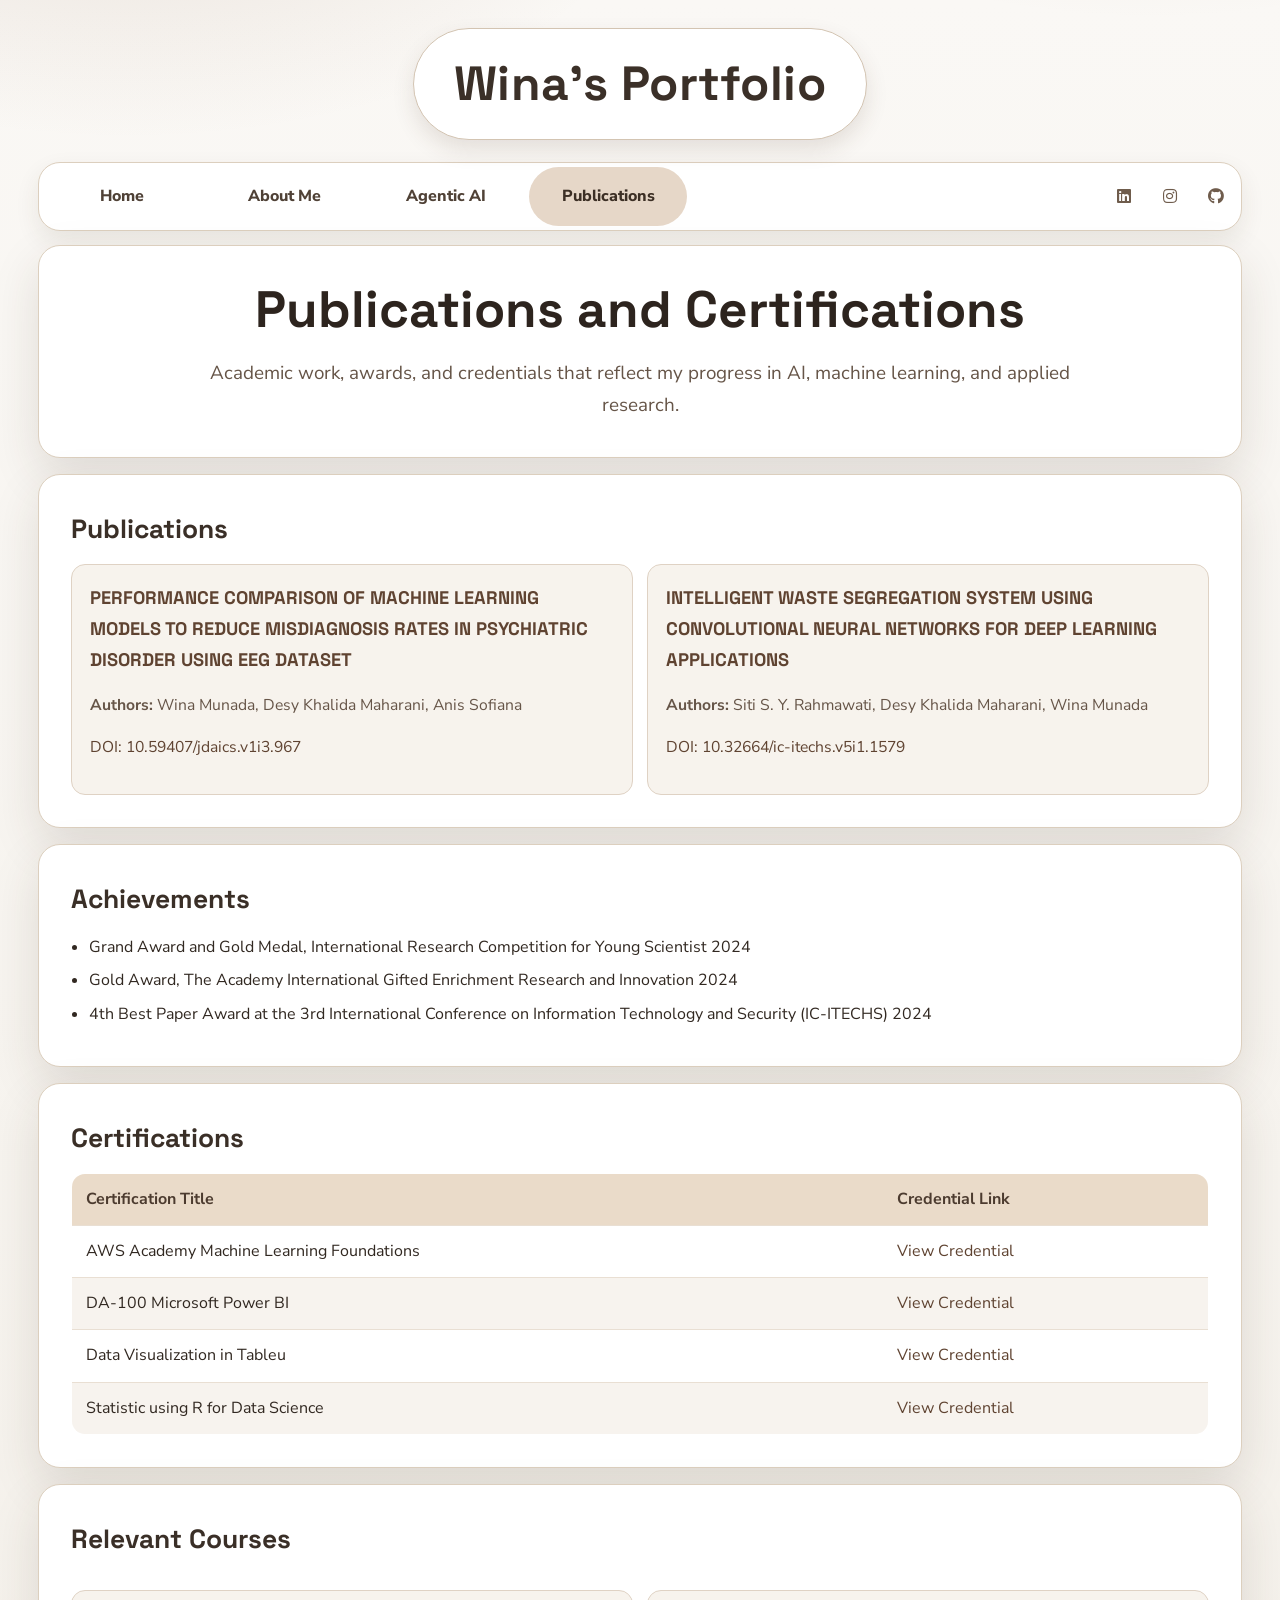
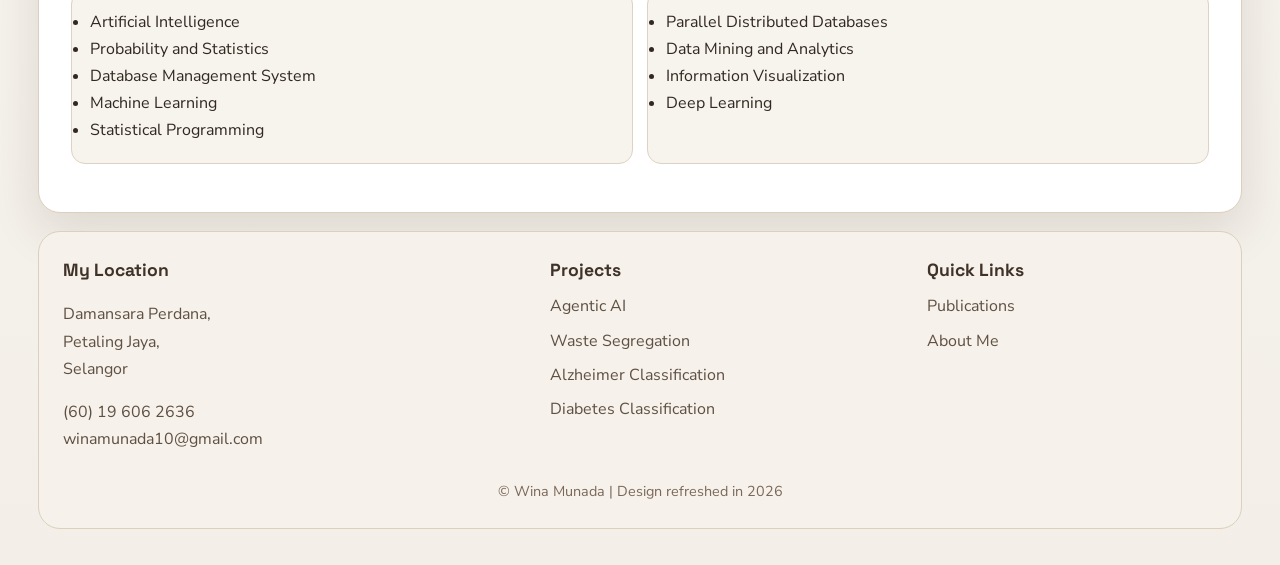
<file: publications.html>
<!DOCTYPE html>
<html lang="en">
<head>
  <meta charset="utf-8" />
  <meta name="viewport" content="width=device-width, initial-scale=1" />
  <title>Publications - Wina's Portfolio</title>
  <link rel="stylesheet" href="assets/css/fontawesome-all.min.css" />
  <link rel="stylesheet" href="assets/css/make-clean.css" />
</head>
<body>
  <div class="site">
    <header class="brand-header">
      <a class="brand-pill" href="index.html">Wina's Portfolio</a>
    </header>

    <nav class="top-nav" aria-label="Main navigation">
      <div class="nav-inner">
        <ul class="nav-links">
          <li><a href="index.html">Home</a></li>
          <li><a href="about.html">About Me</a></li>
          <li><a href="agentic-ai.html">Agentic AI</a></li>
          <li><a class="active" href="publications.html">Publications</a></li>
        </ul>
        <ul class="nav-icons">
          <li><a href="https://www.linkedin.com/in/wina-munada/" aria-label="LinkedIn"><i class="fab fa-linkedin"></i></a></li>
          <li><a href="https://instagram.com/wina_munada" aria-label="Instagram"><i class="fab fa-instagram"></i></a></li>
          <li><a href="https://github.com/wnmnd" aria-label="GitHub"><i class="fab fa-github"></i></a></li>
        </ul>
      </div>
    </nav>

    <main class="content">
      <section class="panel hero-panel" style="padding:36px 28px;">
        <h1 style="font-size:clamp(1.9rem,5vw,3.2rem);">Publications and Certifications</h1>
        <p>Academic work, awards, and credentials that reflect my progress in AI, machine learning, and applied research.</p>
      </section>

      <section class="panel section">
        <h2 class="section-head">Publications</h2>
        <div class="card-grid">
          <article class="pub-item">
            <h3><a href="https://doi.org/10.59407/jdaics.v1i3.967" target="_blank">PERFORMANCE COMPARISON OF MACHINE LEARNING MODELS TO REDUCE MISDIAGNOSIS RATES IN PSYCHIATRIC DISORDER USING EEG DATASET</a></h3>
            <p class="meta"><strong>Authors:</strong> Wina Munada, Desy Khalida Maharani, Anis Sofiana</p>
            <p class="meta"><a href="https://doi.org/10.59407/jdaics.v1i3.967" target="_blank">DOI: 10.59407/jdaics.v1i3.967</a></p>
          </article>

          <article class="pub-item">
            <h3><a href="https://snatika.stiki.ac.id/IC-ITECHS/article/view/1579" target="_blank">INTELLIGENT WASTE SEGREGATION SYSTEM USING CONVOLUTIONAL NEURAL NETWORKS FOR DEEP LEARNING APPLICATIONS</a></h3>
            <p class="meta"><strong>Authors:</strong> Siti S. Y. Rahmawati, Desy Khalida Maharani, Wina Munada</p>
            <p class="meta"><a href="https://snatika.stiki.ac.id/IC-ITECHS/article/view/1579" target="_blank">DOI: 10.32664/ic-itechs.v5i1.1579</a></p>
          </article>
        </div>
      </section>

      <section class="panel section">
        <h2 class="section-head">Achievements</h2>
        <ul class="list-clean">
          <li>Grand Award and Gold Medal, International Research Competition for Young Scientist 2024</li>
          <li>Gold Award, The Academy International Gifted Enrichment Research and Innovation 2024</li>
          <li>4th Best Paper Award at the 3rd International Conference on Information Technology and Security (IC-ITECHS) 2024</li>
        </ul>
      </section>

      <section class="panel section">
        <h2 class="section-head">Certifications</h2>
        <table>
          <thead>
            <tr>
              <th>Certification Title</th>
              <th>Credential Link</th>
            </tr>
          </thead>
          <tbody>
            <tr>
              <td>AWS Academy Machine Learning Foundations</td>
              <td><a href="https://www.credly.com/go/99t4TK29" target="_blank">View Credential</a></td>
            </tr>
            <tr>
              <td>DA-100 Microsoft Power BI</td>
              <td><a href="http://ude.my/UC-ce49c793-96e0-449c-a2d5-e6f97fb2a400" target="_blank">View Credential</a></td>
            </tr>
            <tr>
              <td>Data Visualization in Tableu</td>
              <td><a href="https://olympus.mygreatlearning.com/courses/46844/certificate" target="_blank">View Credential</a></td>
            </tr>
            <tr>
              <td>Statistic using R for Data Science</td>
              <td><a href="https://academy.dqlab.id/certificate/pdf/DQLABINTS1TTNEJI" target="_blank">View Credential</a></td>
            </tr>
          </tbody>
        </table>
      </section>

      <section class="panel section">
        <h2 class="section-head">Relevant Courses</h2>
        <div class="course-grid">
          <ul class="course-list">
            <li>Artificial Intelligence</li>
            <li>Probability and Statistics</li>
            <li>Database Management System</li>
            <li>Machine Learning</li>
            <li>Statistical Programming</li>
          </ul>
          <ul class="course-list">
            <li>Parallel Distributed Databases</li>
            <li>Data Mining and Analytics</li>
            <li>Information Visualization</li>
            <li>Deep Learning</li>
          </ul>
        </div>
      </section>
    </main>

    <footer class="site-footer">
      <div class="footer-grid">
        <section>
          <h3>My Location</h3>
          <p>Damansara Perdana,<br />Petaling Jaya,<br />Selangor</p>
          <p>(60) 19 606 2636<br />winamunada10@gmail.com</p>
        </section>

        <section>
          <h3>Projects</h3>
          <ul class="footer-list">
            <li><a href="agentic-ai.html">Agentic AI</a></li>
            <li><a href="https://github.com/wnmnd/Waste-Segregation-Using-CNN">Waste Segregation</a></li>
            <li><a href="https://github.com/wnmnd/MRI-alzheimer-classification">Alzheimer Classification</a></li>
            <li><a href="https://github.com/wnmnd/diabetes-prediction-webapp">Diabetes Classification</a></li>
          </ul>
        </section>

        <section>
          <h3>Quick Links</h3>
          <ul class="footer-list">
            <li><a href="publications.html">Publications</a></li>
            <li><a href="about.html">About Me</a></li>
          </ul>
        </section>
      </div>
      <div class="copyright">&copy; Wina Munada | Design refreshed in 2026</div>
    </footer>
  </div>
</body>
</html>
</file>
<file: assets/css/make-clean.css>
@import url('https://fonts.googleapis.com/css2?family=Nunito+Sans:wght@400;600;700;800;900&family=Space+Grotesk:wght@600;700&display=swap');

:root {
  --bg-page: #faf8f5;
  --bg-page-2: #f3efe8;
  --surface: #ffffff;
  --surface-2: #f7f3ed;
  --text: #312821;
  --muted: #665548;
  --line: #dccfbe;
  --brown: #856047;
  --brown-deep: #5f4331;
  --beige: #a17859;
  --nav-light: #ffffff;
  --footer-light: #f6f1ea;
  --radius-lg: 22px;
  --radius-md: 14px;
  --shadow: 0 18px 48px rgba(64, 45, 30, 0.13);
}

* {
  box-sizing: border-box;
}

html,
body {
  margin: 0;
  padding: 0;
}

body {
  background: radial-gradient(920px 520px at 10% -8%, rgba(145, 108, 78, 0.17), transparent 60%),
    radial-gradient(860px 480px at 90% -12%, rgba(176, 139, 107, 0.16), transparent 58%),
    linear-gradient(180deg, var(--bg-page) 0%, var(--bg-page-2) 100%);
  color: var(--text);
  font-family: 'Nunito Sans', 'Segoe UI', sans-serif;
  line-height: 1.7;
  min-height: 100vh;
}

a {
  color: var(--brown-deep);
  text-decoration: none;
}

a:hover {
  color: var(--brown);
}

.site {
  max-width: 1240px;
  margin: 0 auto;
  padding: 28px 18px 36px;
}

.brand-header {
  display: flex;
  justify-content: center;
  margin-bottom: 22px;
}

.brand-pill {
  display: inline-flex;
  align-items: center;
  justify-content: center;
  border-radius: 999px;
  padding: 14px 40px;
  background: var(--surface);
  border: 1px solid #d3c4b2;
  color: #3b3028;
  font-size: 3rem;
  font-weight: 900;
  font-family: 'Space Grotesk', 'Nunito Sans', sans-serif;
  letter-spacing: 0.01em;
  box-shadow: 0 10px 22px rgba(70, 51, 33, 0.12);
}

.top-nav {
  background: var(--nav-light);
  border-radius: var(--radius-lg);
  border: 1px solid var(--line);
  box-shadow: 0 10px 24px rgba(70, 51, 33, 0.09);
  overflow: hidden;
}

.nav-inner {
  display: flex;
  justify-content: space-between;
  align-items: center;
  gap: 10px;
  padding: 4px;
}

.nav-links,
.nav-icons {
  list-style: none;
  display: flex;
  align-items: center;
  gap: 4px;
  margin: 0;
  padding: 0;
}

.nav-links a {
  display: inline-flex;
  align-items: center;
  justify-content: center;
  color: #4f4136;
  font-weight: 800;
  padding: 16px 24px;
  border-radius: 999px;
  min-width: 158px;
  transition: background 0.2s ease, color 0.2s ease;
}

.nav-links a:hover,
.nav-links a.active {
  background: #e6d7c8;
  color: #3c2f25;
}

.nav-icons a {
  color: #6f5c4c;
  width: 42px;
  height: 42px;
  display: inline-flex;
  align-items: center;
  justify-content: center;
  border-radius: 999px;
}

.nav-icons a:hover {
  background: #e6d7c8;
  color: #3c2f25;
}

.content {
  margin-top: 14px;
}

.panel {
  background: var(--surface);
  border: 1px solid var(--line);
  border-radius: var(--radius-lg);
  box-shadow: var(--shadow);
  padding: 32px;
}

.hero-panel {
  text-align: center;
  padding: 52px 36px;
}

.hero-panel h1 {
  margin: 0;
  font-size: clamp(2rem, 6vw, 4.4rem);
  line-height: 1.08;
  font-family: 'Space Grotesk', 'Nunito Sans', sans-serif;
  font-weight: 700;
  color: #2d241e;
}

.hero-panel p {
  max-width: 860px;
  margin: 20px auto 0;
  font-size: 1.18rem;
  color: var(--muted);
}

.btn {
  display: inline-flex;
  align-items: center;
  justify-content: center;
  margin-top: 28px;
  padding: 14px 26px;
  border-radius: 14px;
  font-weight: 800;
  color: #ffffff;
  background: linear-gradient(135deg, var(--brown-deep) 0%, var(--brown) 55%, var(--beige) 100%);
  box-shadow: 0 10px 20px rgba(91, 67, 45, 0.3);
}

.btn:hover {
  color: #ffffff;
  filter: brightness(1.05);
}

.section {
  margin-top: 16px;
}

.section-head {
  margin: 0 0 12px;
  font-family: 'Space Grotesk', 'Nunito Sans', sans-serif;
  color: #3a2f27;
  font-size: 1.65rem;
}

.project-grid,
.info-grid,
.course-grid,
.demo-grid,
.card-grid {
  display: grid;
  grid-template-columns: repeat(2, minmax(0, 1fr));
  gap: 14px;
}

.project-card,
.info-card,
.pub-item,
.course-list,
.demo-card,
.stat-card,
.text-card {
  background: var(--surface-2);
  border: 1px solid #dfd2c4;
  border-radius: var(--radius-md);
  padding: 18px;
}

.project-card h3,
.info-card h3,
.pub-item h3,
.demo-card h3,
.text-card h3 {
  margin-top: 0;
  margin-bottom: 8px;
  font-family: 'Space Grotesk', 'Nunito Sans', sans-serif;
  color: #43362d;
  font-size: 1.14rem;
}

.muted {
  color: var(--muted);
}

.list-clean {
  margin: 0;
  padding-left: 18px;
}

.list-clean li {
  margin-bottom: 6px;
}

.image-main {
  width: 100%;
  border-radius: 14px;
  border: 1px solid #e3d9cd;
}

.meta {
  color: var(--muted);
  font-size: 0.98rem;
}

table {
  width: 100%;
  border-collapse: collapse;
  border: 1px solid #ded3c6;
  border-radius: 14px;
  overflow: hidden;
  background: #ffffff;
}

th,
td {
  padding: 12px 14px;
  text-align: left;
  border-bottom: 1px solid #e9dfd3;
}

th {
  background: #eadbc9;
  color: #4c3b2f;
}

tr:nth-child(even) {
  background: #f7f3ee;
}

.pagination {
  display: flex;
  justify-content: center;
  gap: 10px;
  margin-top: 18px;
}

.pagination a,
.pagination span {
  display: inline-flex;
  align-items: center;
  justify-content: center;
  width: 42px;
  height: 42px;
  border-radius: 12px;
  border: 1px solid #decfbe;
  background: #ffffff;
  font-weight: 800;
  color: #5a4a3d;
}

.pagination a.active {
  background: #e4d4c3;
  color: #5a4432;
}

.site-footer {
  margin-top: 18px;
  padding: 24px;
  border-radius: var(--radius-lg);
  background: var(--footer-light);
  border: 1px solid var(--line);
  color: #5e5043;
}

.footer-grid {
  display: grid;
  grid-template-columns: 1.3fr 1fr 0.8fr;
  gap: 16px;
}

.site-footer h3 {
  margin-top: 0;
  margin-bottom: 8px;
  color: #3f3228;
  font-family: 'Space Grotesk', 'Nunito Sans', sans-serif;
  font-size: 1.1rem;
}

.site-footer p,
.site-footer li,
.site-footer a {
  color: #5e5043;
}

.site-footer a:hover {
  color: #3f3228;
}

.footer-list {
  list-style: none;
  margin: 0;
  padding: 0;
}

.footer-list li {
  margin-bottom: 7px;
}

.copyright {
  margin-top: 10px;
  text-align: center;
  color: #7a695a;
  font-size: 0.9rem;
}

.callout {
  background: #efe5da;
  border: 1px solid #d6c4b2;
  border-radius: var(--radius-md);
  padding: 16px;
}

.stat-grid {
  display: grid;
  grid-template-columns: repeat(4, minmax(0, 1fr));
  gap: 10px;
}

.stat-card {
  text-align: center;
}

.stat-card .num {
  font-size: 1.5rem;
  font-weight: 900;
  font-family: 'Space Grotesk', 'Nunito Sans', sans-serif;
  color: #7a5d49;
}

.stat-card .label {
  color: var(--muted);
  font-size: 0.9rem;
}

@media (max-width: 980px) {
  .brand-pill {
    font-size: 2rem;
    padding: 12px 26px;
  }

  .nav-inner {
    flex-direction: column;
    align-items: stretch;
  }

  .nav-links {
    flex-wrap: wrap;
    justify-content: center;
  }

  .nav-links a {
    min-width: 140px;
  }

  .nav-icons {
    justify-content: center;
    padding-bottom: 8px;
  }

  .panel {
    padding: 22px;
  }

  .project-grid,
  .info-grid,
  .course-grid,
  .demo-grid,
  .card-grid,
  .footer-grid,
  .stat-grid {
    grid-template-columns: 1fr;
  }

  table {
    display: block;
    overflow-x: auto;
    white-space: nowrap;
  }
}
</file>
<file: assets/css/main.css>
@import url(fontawesome-all.min.css);
@import url("https://fonts.googleapis.com/css?family=Merriweather:300,700,300italic,700italic|Source+Sans+Pro:900");

/*
	Massively by HTML5 UP
	html5up.net | @ajlkn
	Free for personal and commercial use under the CCA 3.0 license (html5up.net/license)
*/

html, body, div, span, applet, object,
iframe, h1, h2, h3, h4, h5, h6, p, blockquote,
pre, a, abbr, acronym, address, big, cite,
code, del, dfn, em, img, ins, kbd, q, s, samp,
small, strike, strong, sub, sup, tt, var, b,
u, i, center, dl, dt, dd, ol, ul, li, fieldset,
form, label, legend, table, caption, tbody,
tfoot, thead, tr, th, td, article, aside,
canvas, details, embed, figure, figcaption,
footer, header, hgroup, menu, nav, output, ruby,
section, summary, time, mark, audio, video {
	margin: 0;
	padding: 0;
	border: 0;
	font-size: 100%;
	font: inherit;
	vertical-align: baseline;}

article, aside, details, figcaption, figure,
footer, header, hgroup, menu, nav, section {
	display: block;}

body {
	line-height: 1;
}

ol, ul {
	list-style: none;
}

blockquote, q {
	quotes: none;
}

	blockquote:before, blockquote:after, q:before, q:after {
		content: '';
		content: none;
	}

table {
	border-collapse: collapse;
	border-spacing: 0;
}

body {
	-webkit-text-size-adjust: none;
}

mark {
	background-color: transparent;
	color: inherit;
}

input::-moz-focus-inner {
	border: 0;
	padding: 0;
}

input, select, textarea {
	-moz-appearance: none;
	-webkit-appearance: none;
	-ms-appearance: none;
	appearance: none;
}

/* Basic */

	@-ms-viewport {
		width: device-width;
	}

	body {
		-ms-overflow-style: scrollbar;
	}

	@media screen and (max-width: 480px) {

		html, body {
			min-width: 320px;
		}

	}

	html {
		box-sizing: border-box;
	}

	*, *:before, *:after {
		box-sizing: inherit;
	}

	body {
		background-color: #1e252d;
	}

		body.is-preload *, body.is-preload *:before, body.is-preload *:after {
			-moz-animation: none !important;
			-webkit-animation: none !important;
			-ms-animation: none !important;
			animation: none !important;
			-moz-transition: none !important;
			-webkit-transition: none !important;
			-ms-transition: none !important;
			transition: none !important;
		}

/* Type */

	html {
		font-size: 16pt;
	}

		@media screen and (max-width: 1680px) {

			html {
				font-size: 12pt;
			}

		}

		@media screen and (max-width: 1280px) {

			html {
				font-size: 11pt;
			}

		}

		@media screen and (max-width: 360px) {

			html {
				font-size: 10pt;
			}

		}

	body {
		color: #212931;
	}

	body, input, select, textarea {
		font-family: "Merriweather", Georgia, serif;
		font-weight: 300;
		font-size: 1rem;
		line-height: 2.375;
	}

	a {
		-moz-transition: color 0.2s ease-in-out, background-color 0.2s ease-in-out, border-color 0.2s ease-in-out, box-shadow 0.2s ease-in-out;
		-webkit-transition: color 0.2s ease-in-out, background-color 0.2s ease-in-out, border-color 0.2s ease-in-out, box-shadow 0.2s ease-in-out;
		-ms-transition: color 0.2s ease-in-out, background-color 0.2s ease-in-out, border-color 0.2s ease-in-out, box-shadow 0.2s ease-in-out;
		transition: color 0.2s ease-in-out, background-color 0.2s ease-in-out, border-color 0.2s ease-in-out, box-shadow 0.2s ease-in-out;
		border-bottom: dotted 1px;
		text-decoration: none;
	}

		a:hover {
			border-bottom-color: transparent;
		}

	strong, b {
		font-weight: 600;
	}

	em, i {
		font-style: italic;
	}

	p {
		text-align: justify;
		margin: 0 0 2rem 0;
	}

	h1, h2, h3, h4, h5, h6 {
		font-family: "Source Sans Pro", Helvetica, sans-serif;
		font-weight: 900;
		line-height: 1.5;
		letter-spacing: 0.075em;
		text-transform: uppercase;
		margin: 0 0 1rem 0;
	}

		h1 a, h2 a, h3 a, h4 a, h5 a, h6 a {
			border-bottom: 0;
			color: inherit;
			text-decoration: none;
		}

	h1 {
		font-size: 4rem;
		line-height: 1.1;
		margin: 0 0 2rem 0;
	}

	h2 {
		font-size: 1.75rem;
		line-height: 1.3;
		margin: 0 0 1.5rem 0;
	}

	h3 {
		font-size: 1.25rem;
		margin: 0 0 1.5rem 0;
	}

	h4 {
		font-size: 1rem;
	}

	h5 {
		font-size: 0.9rem;
	}

	h6 {
		font-size: 0.8rem;
	}

	sub {
		font-size: 0.8rem;
		position: relative;
		top: 0.5rem;
	}

	sup {
		font-size: 0.8rem;
		position: relative;
		top: -0.5rem;
	}

	blockquote {
		border-left: solid 4px;
		font-style: italic;
		margin: 0 0 2rem 0;
		padding: 0.5rem 0 0.5rem 2rem;
	}

	code {
		border: solid 2px;
		font-family: "Courier New", monospace;
		font-size: 0.9rem;
		margin: 0 0.25rem;
		padding: 0.25rem 0.65rem;
	}

	pre {
		-webkit-overflow-scrolling: touch;
		font-family: "Courier New", monospace;
		font-size: 0.9rem;
		margin: 0 0 2rem 0;
	}

		pre code {
			display: block;
			line-height: 1.75;
			padding: 1rem 1.5rem;
			overflow-x: auto;
		}

	hr {
		border: 0;
		border-bottom: solid 2px;
		margin: 3rem 0;
	}

		hr.major {
			margin: 5rem 0;
		}

	.align-left {
		text-align: left;
	}

	.align-center {
		text-align: center;
	}

	.align-right {
		text-align: right;
	}

	input, select, textarea {
		color: #212931;
	}

	a {
		color: #212931;
		border-bottom-color: rgba(33, 41, 49, 0.5);
	}

		a:hover {
			border-bottom-color: transparent;
			color: #18bfef !important;
		}

	strong, b {
		color: #212931;
	}

	h1, h2, h3, h4, h5, h6 {
		color: #212931;
	}

	blockquote {
		border-left-color: #eeeeee;
	}

	code {
		background: rgba(220, 220, 220, 0.25);
		border-color: #eeeeee;
	}

	hr {
		border-bottom-color: #eeeeee;
	}

/* Row */

	.row {
		display: flex;
		flex-wrap: wrap;
		box-sizing: border-box;
		align-items: stretch;
	}

		.row > * {
			box-sizing: border-box;
		}

		.row.gtr-uniform > * > :last-child {
			margin-bottom: 0;
		}

		.row.aln-left {
			justify-content: flex-start;
		}

		.row.aln-center {
			justify-content: center;
		}

		.row.aln-right {
			justify-content: flex-end;
		}

		.row.aln-top {
			align-items: flex-start;
		}

		.row.aln-middle {
			align-items: center;
		}

		.row.aln-bottom {
			align-items: flex-end;
		}

		.row > .imp {
			order: -1;
		}

		.row > .col-1 {
			width: 8.33333%;
		}

		.row > .off-1 {
			margin-left: 8.33333%;
		}

		.row > .col-2 {
			width: 16.66667%;
		}

		.row > .off-2 {
			margin-left: 16.66667%;
		}

		.row > .col-3 {
			width: 25%;
		}

		.row > .off-3 {
			margin-left: 25%;
		}

		.row > .col-4 {
			width: 33.33333%;
		}

		.row > .off-4 {
			margin-left: 33.33333%;
		}

		.row > .col-5 {
			width: 41.66667%;
		}

		.row > .off-5 {
			margin-left: 41.66667%;
		}

		.row > .col-6 {
			width: 50%;
		}

		.row > .off-6 {
			margin-left: 50%;
		}

		.row > .col-7 {
			width: 58.33333%;
		}

		.row > .off-7 {
			margin-left: 58.33333%;
		}

		.row > .col-8 {
			width: 66.66667%;
		}

		.row > .off-8 {
			margin-left: 66.66667%;
		}

		.row > .col-9 {
			width: 75%;
		}

		.row > .off-9 {
			margin-left: 75%;
		}

		.row > .col-10 {
			width: 83.33333%;
		}

		.row > .off-10 {
			margin-left: 83.33333%;
		}

		.row > .col-11 {
			width: 91.66667%;
		}

		.row > .off-11 {
			margin-left: 91.66667%;
		}

		.row > .col-12 {
			width: 100%;
		}

		.row > .off-12 {
			margin-left: 100%;
		}

		.row.gtr-0 {
			margin-top: 0;
			margin-left: 0rem;
		}

			.row.gtr-0 > * {
				padding: 0 0 0 0rem;
			}

			.row.gtr-0.gtr-uniform {
				margin-top: 0rem;
			}

				.row.gtr-0.gtr-uniform > * {
					padding-top: 0rem;
				}

		.row.gtr-25 {
			margin-top: 0;
			margin-left: -0.375rem;
		}

			.row.gtr-25 > * {
				padding: 0 0 0 0.375rem;
			}

			.row.gtr-25.gtr-uniform {
				margin-top: -0.375rem;
			}

				.row.gtr-25.gtr-uniform > * {
					padding-top: 0.375rem;
				}

		.row.gtr-50 {
			margin-top: 0;
			margin-left: -0.75rem;
		}

			.row.gtr-50 > * {
				padding: 0 0 0 0.75rem;
			}

			.row.gtr-50.gtr-uniform {
				margin-top: -0.75rem;
			}

				.row.gtr-50.gtr-uniform > * {
					padding-top: 0.75rem;
				}

		.row {
			margin-top: 0;
			margin-left: -1.5rem;
		}

			.row > * {
				padding: 0 0 0 1.5rem;
			}

			.row.gtr-uniform {
				margin-top: -1.5rem;
			}

				.row.gtr-uniform > * {
					padding-top: 1.5rem;
				}

		.row.gtr-150 {
			margin-top: 0;
			margin-left: -2.25rem;
		}

			.row.gtr-150 > * {
				padding: 0 0 0 2.25rem;
			}

			.row.gtr-150.gtr-uniform {
				margin-top: -2.25rem;
			}

				.row.gtr-150.gtr-uniform > * {
					padding-top: 2.25rem;
				}

		.row.gtr-200 {
			margin-top: 0;
			margin-left: -3rem;
		}

			.row.gtr-200 > * {
				padding: 0 0 0 3rem;
			}

			.row.gtr-200.gtr-uniform {
				margin-top: -3rem;
			}

				.row.gtr-200.gtr-uniform > * {
					padding-top: 3rem;
				}

		@media screen and (max-width: 1680px) {

			.row {
				display: flex;
				flex-wrap: wrap;
				box-sizing: border-box;
				align-items: stretch;
			}

				.row > * {
					box-sizing: border-box;
				}

				.row.gtr-uniform > * > :last-child {
					margin-bottom: 0;
				}

				.row.aln-left {
					justify-content: flex-start;
				}

				.row.aln-center {
					justify-content: center;
				}

				.row.aln-right {
					justify-content: flex-end;
				}

				.row.aln-top {
					align-items: flex-start;
				}

				.row.aln-middle {
					align-items: center;
				}

				.row.aln-bottom {
					align-items: flex-end;
				}

				.row > .imp-xlarge {
					order: -1;
				}

				.row > .col-1-xlarge {
					width: 8.33333%;
				}

				.row > .off-1-xlarge {
					margin-left: 8.33333%;
				}

				.row > .col-2-xlarge {
					width: 16.66667%;
				}

				.row > .off-2-xlarge {
					margin-left: 16.66667%;
				}

				.row > .col-3-xlarge {
					width: 25%;
				}

				.row > .off-3-xlarge {
					margin-left: 25%;
				}

				.row > .col-4-xlarge {
					width: 33.33333%;
				}

				.row > .off-4-xlarge {
					margin-left: 33.33333%;
				}

				.row > .col-5-xlarge {
					width: 41.66667%;
				}

				.row > .off-5-xlarge {
					margin-left: 41.66667%;
				}

				.row > .col-6-xlarge {
					width: 50%;
				}

				.row > .off-6-xlarge {
					margin-left: 50%;
				}

				.row > .col-7-xlarge {
					width: 58.33333%;
				}

				.row > .off-7-xlarge {
					margin-left: 58.33333%;
				}

				.row > .col-8-xlarge {
					width: 66.66667%;
				}

				.row > .off-8-xlarge {
					margin-left: 66.66667%;
				}

				.row > .col-9-xlarge {
					width: 75%;
				}

				.row > .off-9-xlarge {
					margin-left: 75%;
				}

				.row > .col-10-xlarge {
					width: 83.33333%;
				}

				.row > .off-10-xlarge {
					margin-left: 83.33333%;
				}

				.row > .col-11-xlarge {
					width: 91.66667%;
				}

				.row > .off-11-xlarge {
					margin-left: 91.66667%;
				}

				.row > .col-12-xlarge {
					width: 100%;
				}

				.row > .off-12-xlarge {
					margin-left: 100%;
				}

				.row.gtr-0 {
					margin-top: 0;
					margin-left: 0rem;
				}

					.row.gtr-0 > * {
						padding: 0 0 0 0rem;
					}

					.row.gtr-0.gtr-uniform {
						margin-top: 0rem;
					}

						.row.gtr-0.gtr-uniform > * {
							padding-top: 0rem;
						}

				.row.gtr-25 {
					margin-top: 0;
					margin-left: -0.375rem;
				}

					.row.gtr-25 > * {
						padding: 0 0 0 0.375rem;
					}

					.row.gtr-25.gtr-uniform {
						margin-top: -0.375rem;
					}

						.row.gtr-25.gtr-uniform > * {
							padding-top: 0.375rem;
						}

				.row.gtr-50 {
					margin-top: 0;
					margin-left: -0.75rem;
				}

					.row.gtr-50 > * {
						padding: 0 0 0 0.75rem;
					}

					.row.gtr-50.gtr-uniform {
						margin-top: -0.75rem;
					}

						.row.gtr-50.gtr-uniform > * {
							padding-top: 0.75rem;
						}

				.row {
					margin-top: 0;
					margin-left: -1.5rem;
				}

					.row > * {
						padding: 0 0 0 1.5rem;
					}

					.row.gtr-uniform {
						margin-top: -1.5rem;
					}

						.row.gtr-uniform > * {
							padding-top: 1.5rem;
						}

				.row.gtr-150 {
					margin-top: 0;
					margin-left: -2.25rem;
				}

					.row.gtr-150 > * {
						padding: 0 0 0 2.25rem;
					}

					.row.gtr-150.gtr-uniform {
						margin-top: -2.25rem;
					}

						.row.gtr-150.gtr-uniform > * {
							padding-top: 2.25rem;
						}

				.row.gtr-200 {
					margin-top: 0;
					margin-left: -3rem;
				}

					.row.gtr-200 > * {
						padding: 0 0 0 3rem;
					}

					.row.gtr-200.gtr-uniform {
						margin-top: -3rem;
					}

						.row.gtr-200.gtr-uniform > * {
							padding-top: 3rem;
						}

		}

		@media screen and (max-width: 1280px) {

			.row {
				display: flex;
				flex-wrap: wrap;
				box-sizing: border-box;
				align-items: stretch;
			}

				.row > * {
					box-sizing: border-box;
				}

				.row.gtr-uniform > * > :last-child {
					margin-bottom: 0;
				}

				.row.aln-left {
					justify-content: flex-start;
				}

				.row.aln-center {
					justify-content: center;
				}

				.row.aln-right {
					justify-content: flex-end;
				}

				.row.aln-top {
					align-items: flex-start;
				}

				.row.aln-middle {
					align-items: center;
				}

				.row.aln-bottom {
					align-items: flex-end;
				}

				.row > .imp-large {
					order: -1;
				}

				.row > .col-1-large {
					width: 8.33333%;
				}

				.row > .off-1-large {
					margin-left: 8.33333%;
				}

				.row > .col-2-large {
					width: 16.66667%;
				}

				.row > .off-2-large {
					margin-left: 16.66667%;
				}

				.row > .col-3-large {
					width: 25%;
				}

				.row > .off-3-large {
					margin-left: 25%;
				}

				.row > .col-4-large {
					width: 33.33333%;
				}

				.row > .off-4-large {
					margin-left: 33.33333%;
				}

				.row > .col-5-large {
					width: 41.66667%;
				}

				.row > .off-5-large {
					margin-left: 41.66667%;
				}

				.row > .col-6-large {
					width: 50%;
				}

				.row > .off-6-large {
					margin-left: 50%;
				}

				.row > .col-7-large {
					width: 58.33333%;
				}

				.row > .off-7-large {
					margin-left: 58.33333%;
				}

				.row > .col-8-large {
					width: 66.66667%;
				}

				.row > .off-8-large {
					margin-left: 66.66667%;
				}

				.row > .col-9-large {
					width: 75%;
				}

				.row > .off-9-large {
					margin-left: 75%;
				}

				.row > .col-10-large {
					width: 83.33333%;
				}

				.row > .off-10-large {
					margin-left: 83.33333%;
				}

				.row > .col-11-large {
					width: 91.66667%;
				}

				.row > .off-11-large {
					margin-left: 91.66667%;
				}

				.row > .col-12-large {
					width: 100%;
				}

				.row > .off-12-large {
					margin-left: 100%;
				}

				.row.gtr-0 {
					margin-top: 0;
					margin-left: 0rem;
				}

					.row.gtr-0 > * {
						padding: 0 0 0 0rem;
					}

					.row.gtr-0.gtr-uniform {
						margin-top: 0rem;
					}

						.row.gtr-0.gtr-uniform > * {
							padding-top: 0rem;
						}

				.row.gtr-25 {
					margin-top: 0;
					margin-left: -0.375rem;
				}

					.row.gtr-25 > * {
						padding: 0 0 0 0.375rem;
					}

					.row.gtr-25.gtr-uniform {
						margin-top: -0.375rem;
					}

						.row.gtr-25.gtr-uniform > * {
							padding-top: 0.375rem;
						}

				.row.gtr-50 {
					margin-top: 0;
					margin-left: -0.75rem;
				}

					.row.gtr-50 > * {
						padding: 0 0 0 0.75rem;
					}

					.row.gtr-50.gtr-uniform {
						margin-top: -0.75rem;
					}

						.row.gtr-50.gtr-uniform > * {
							padding-top: 0.75rem;
						}

				.row {
					margin-top: 0;
					margin-left: -1.5rem;
				}

					.row > * {
						padding: 0 0 0 1.5rem;
					}

					.row.gtr-uniform {
						margin-top: -1.5rem;
					}

						.row.gtr-uniform > * {
							padding-top: 1.5rem;
						}

				.row.gtr-150 {
					margin-top: 0;
					margin-left: -2.25rem;
				}

					.row.gtr-150 > * {
						padding: 0 0 0 2.25rem;
					}

					.row.gtr-150.gtr-uniform {
						margin-top: -2.25rem;
					}

						.row.gtr-150.gtr-uniform > * {
							padding-top: 2.25rem;
						}

				.row.gtr-200 {
					margin-top: 0;
					margin-left: -3rem;
				}

					.row.gtr-200 > * {
						padding: 0 0 0 3rem;
					}

					.row.gtr-200.gtr-uniform {
						margin-top: -3rem;
					}

						.row.gtr-200.gtr-uniform > * {
							padding-top: 3rem;
						}

		}

		@media screen and (max-width: 980px) {

			.row {
				display: flex;
				flex-wrap: wrap;
				box-sizing: border-box;
				align-items: stretch;
			}

				.row > * {
					box-sizing: border-box;
				}

				.row.gtr-uniform > * > :last-child {
					margin-bottom: 0;
				}

				.row.aln-left {
					justify-content: flex-start;
				}

				.row.aln-center {
					justify-content: center;
				}

				.row.aln-right {
					justify-content: flex-end;
				}

				.row.aln-top {
					align-items: flex-start;
				}

				.row.aln-middle {
					align-items: center;
				}

				.row.aln-bottom {
					align-items: flex-end;
				}

				.row > .imp-medium {
					order: -1;
				}

				.row > .col-1-medium {
					width: 8.33333%;
				}

				.row > .off-1-medium {
					margin-left: 8.33333%;
				}

				.row > .col-2-medium {
					width: 16.66667%;
				}

				.row > .off-2-medium {
					margin-left: 16.66667%;
				}

				.row > .col-3-medium {
					width: 25%;
				}

				.row > .off-3-medium {
					margin-left: 25%;
				}

				.row > .col-4-medium {
					width: 33.33333%;
				}

				.row > .off-4-medium {
					margin-left: 33.33333%;
				}

				.row > .col-5-medium {
					width: 41.66667%;
				}

				.row > .off-5-medium {
					margin-left: 41.66667%;
				}

				.row > .col-6-medium {
					width: 50%;
				}

				.row > .off-6-medium {
					margin-left: 50%;
				}

				.row > .col-7-medium {
					width: 58.33333%;
				}

				.row > .off-7-medium {
					margin-left: 58.33333%;
				}

				.row > .col-8-medium {
					width: 66.66667%;
				}

				.row > .off-8-medium {
					margin-left: 66.66667%;
				}

				.row > .col-9-medium {
					width: 75%;
				}

				.row > .off-9-medium {
					margin-left: 75%;
				}

				.row > .col-10-medium {
					width: 83.33333%;
				}

				.row > .off-10-medium {
					margin-left: 83.33333%;
				}

				.row > .col-11-medium {
					width: 91.66667%;
				}

				.row > .off-11-medium {
					margin-left: 91.66667%;
				}

				.row > .col-12-medium {
					width: 100%;
				}

				.row > .off-12-medium {
					margin-left: 100%;
				}

				.row.gtr-0 {
					margin-top: 0;
					margin-left: 0rem;
				}

					.row.gtr-0 > * {
						padding: 0 0 0 0rem;
					}

					.row.gtr-0.gtr-uniform {
						margin-top: 0rem;
					}

						.row.gtr-0.gtr-uniform > * {
							padding-top: 0rem;
						}

				.row.gtr-25 {
					margin-top: 0;
					margin-left: -0.375rem;
				}

					.row.gtr-25 > * {
						padding: 0 0 0 0.375rem;
					}

					.row.gtr-25.gtr-uniform {
						margin-top: -0.375rem;
					}

						.row.gtr-25.gtr-uniform > * {
							padding-top: 0.375rem;
						}

				.row.gtr-50 {
					margin-top: 0;
					margin-left: -0.75rem;
				}

					.row.gtr-50 > * {
						padding: 0 0 0 0.75rem;
					}

					.row.gtr-50.gtr-uniform {
						margin-top: -0.75rem;
					}

						.row.gtr-50.gtr-uniform > * {
							padding-top: 0.75rem;
						}

				.row {
					margin-top: 0;
					margin-left: -1.5rem;
				}

					.row > * {
						padding: 0 0 0 1.5rem;
					}

					.row.gtr-uniform {
						margin-top: -1.5rem;
					}

						.row.gtr-uniform > * {
							padding-top: 1.5rem;
						}

				.row.gtr-150 {
					margin-top: 0;
					margin-left: -2.25rem;
				}

					.row.gtr-150 > * {
						padding: 0 0 0 2.25rem;
					}

					.row.gtr-150.gtr-uniform {
						margin-top: -2.25rem;
					}

						.row.gtr-150.gtr-uniform > * {
							padding-top: 2.25rem;
						}

				.row.gtr-200 {
					margin-top: 0;
					margin-left: -3rem;
				}

					.row.gtr-200 > * {
						padding: 0 0 0 3rem;
					}

					.row.gtr-200.gtr-uniform {
						margin-top: -3rem;
					}

						.row.gtr-200.gtr-uniform > * {
							padding-top: 3rem;
						}

		}

		@media screen and (max-width: 736px) {

			.row {
				display: flex;
				flex-wrap: wrap;
				box-sizing: border-box;
				align-items: stretch;
			}

				.row > * {
					box-sizing: border-box;
				}

				.row.gtr-uniform > * > :last-child {
					margin-bottom: 0;
				}

				.row.aln-left {
					justify-content: flex-start;
				}

				.row.aln-center {
					justify-content: center;
				}

				.row.aln-right {
					justify-content: flex-end;
				}

				.row.aln-top {
					align-items: flex-start;
				}

				.row.aln-middle {
					align-items: center;
				}

				.row.aln-bottom {
					align-items: flex-end;
				}

				.row > .imp-small {
					order: -1;
				}

				.row > .col-1-small {
					width: 8.33333%;
				}

				.row > .off-1-small {
					margin-left: 8.33333%;
				}

				.row > .col-2-small {
					width: 16.66667%;
				}

				.row > .off-2-small {
					margin-left: 16.66667%;
				}

				.row > .col-3-small {
					width: 25%;
				}

				.row > .off-3-small {
					margin-left: 25%;
				}

				.row > .col-4-small {
					width: 33.33333%;
				}

				.row > .off-4-small {
					margin-left: 33.33333%;
				}

				.row > .col-5-small {
					width: 41.66667%;
				}

				.row > .off-5-small {
					margin-left: 41.66667%;
				}

				.row > .col-6-small {
					width: 50%;
				}

				.row > .off-6-small {
					margin-left: 50%;
				}

				.row > .col-7-small {
					width: 58.33333%;
				}

				.row > .off-7-small {
					margin-left: 58.33333%;
				}

				.row > .col-8-small {
					width: 66.66667%;
				}

				.row > .off-8-small {
					margin-left: 66.66667%;
				}

				.row > .col-9-small {
					width: 75%;
				}

				.row > .off-9-small {
					margin-left: 75%;
				}

				.row > .col-10-small {
					width: 83.33333%;
				}

				.row > .off-10-small {
					margin-left: 83.33333%;
				}

				.row > .col-11-small {
					width: 91.66667%;
				}

				.row > .off-11-small {
					margin-left: 91.66667%;
				}

				.row > .col-12-small {
					width: 100%;
				}

				.row > .off-12-small {
					margin-left: 100%;
				}

				.row.gtr-0 {
					margin-top: 0;
					margin-left: 0rem;
				}

					.row.gtr-0 > * {
						padding: 0 0 0 0rem;
					}

					.row.gtr-0.gtr-uniform {
						margin-top: 0rem;
					}

						.row.gtr-0.gtr-uniform > * {
							padding-top: 0rem;
						}

				.row.gtr-25 {
					margin-top: 0;
					margin-left: -0.375rem;
				}

					.row.gtr-25 > * {
						padding: 0 0 0 0.375rem;
					}

					.row.gtr-25.gtr-uniform {
						margin-top: -0.375rem;
					}

						.row.gtr-25.gtr-uniform > * {
							padding-top: 0.375rem;
						}

				.row.gtr-50 {
					margin-top: 0;
					margin-left: -0.75rem;
				}

					.row.gtr-50 > * {
						padding: 0 0 0 0.75rem;
					}

					.row.gtr-50.gtr-uniform {
						margin-top: -0.75rem;
					}

						.row.gtr-50.gtr-uniform > * {
							padding-top: 0.75rem;
						}

				.row {
					margin-top: 0;
					margin-left: -1.5rem;
				}

					.row > * {
						padding: 0 0 0 1.5rem;
					}

					.row.gtr-uniform {
						margin-top: -1.5rem;
					}

						.row.gtr-uniform > * {
							padding-top: 1.5rem;
						}

				.row.gtr-150 {
					margin-top: 0;
					margin-left: -2.25rem;
				}

					.row.gtr-150 > * {
						padding: 0 0 0 2.25rem;
					}

					.row.gtr-150.gtr-uniform {
						margin-top: -2.25rem;
					}

						.row.gtr-150.gtr-uniform > * {
							padding-top: 2.25rem;
						}

				.row.gtr-200 {
					margin-top: 0;
					margin-left: -3rem;
				}

					.row.gtr-200 > * {
						padding: 0 0 0 3rem;
					}

					.row.gtr-200.gtr-uniform {
						margin-top: -3rem;
					}

						.row.gtr-200.gtr-uniform > * {
							padding-top: 3rem;
						}

		}

		@media screen and (max-width: 480px) {

			.row {
				display: flex;
				flex-wrap: wrap;
				box-sizing: border-box;
				align-items: stretch;
			}

				.row > * {
					box-sizing: border-box;
				}

				.row.gtr-uniform > * > :last-child {
					margin-bottom: 0;
				}

				.row.aln-left {
					justify-content: flex-start;
				}

				.row.aln-center {
					justify-content: center;
				}

				.row.aln-right {
					justify-content: flex-end;
				}

				.row.aln-top {
					align-items: flex-start;
				}

				.row.aln-middle {
					align-items: center;
				}

				.row.aln-bottom {
					align-items: flex-end;
				}

				.row > .imp-xsmall {
					order: -1;
				}

				.row > .col-1-xsmall {
					width: 8.33333%;
				}

				.row > .off-1-xsmall {
					margin-left: 8.33333%;
				}

				.row > .col-2-xsmall {
					width: 16.66667%;
				}

				.row > .off-2-xsmall {
					margin-left: 16.66667%;
				}

				.row > .col-3-xsmall {
					width: 25%;
				}

				.row > .off-3-xsmall {
					margin-left: 25%;
				}

				.row > .col-4-xsmall {
					width: 33.33333%;
				}

				.row > .off-4-xsmall {
					margin-left: 33.33333%;
				}

				.row > .col-5-xsmall {
					width: 41.66667%;
				}

				.row > .off-5-xsmall {
					margin-left: 41.66667%;
				}

				.row > .col-6-xsmall {
					width: 50%;
				}

				.row > .off-6-xsmall {
					margin-left: 50%;
				}

				.row > .col-7-xsmall {
					width: 58.33333%;
				}

				.row > .off-7-xsmall {
					margin-left: 58.33333%;
				}

				.row > .col-8-xsmall {
					width: 66.66667%;
				}

				.row > .off-8-xsmall {
					margin-left: 66.66667%;
				}

				.row > .col-9-xsmall {
					width: 75%;
				}

				.row > .off-9-xsmall {
					margin-left: 75%;
				}

				.row > .col-10-xsmall {
					width: 83.33333%;
				}

				.row > .off-10-xsmall {
					margin-left: 83.33333%;
				}

				.row > .col-11-xsmall {
					width: 91.66667%;
				}

				.row > .off-11-xsmall {
					margin-left: 91.66667%;
				}

				.row > .col-12-xsmall {
					width: 100%;
				}

				.row > .off-12-xsmall {
					margin-left: 100%;
				}

				.row.gtr-0 {
					margin-top: 0;
					margin-left: 0rem;
				}

					.row.gtr-0 > * {
						padding: 0 0 0 0rem;
					}

					.row.gtr-0.gtr-uniform {
						margin-top: 0rem;
					}

						.row.gtr-0.gtr-uniform > * {
							padding-top: 0rem;
						}

				.row.gtr-25 {
					margin-top: 0;
					margin-left: -0.375rem;
				}

					.row.gtr-25 > * {
						padding: 0 0 0 0.375rem;
					}

					.row.gtr-25.gtr-uniform {
						margin-top: -0.375rem;
					}

						.row.gtr-25.gtr-uniform > * {
							padding-top: 0.375rem;
						}

				.row.gtr-50 {
					margin-top: 0;
					margin-left: -0.75rem;
				}

					.row.gtr-50 > * {
						padding: 0 0 0 0.75rem;
					}

					.row.gtr-50.gtr-uniform {
						margin-top: -0.75rem;
					}

						.row.gtr-50.gtr-uniform > * {
							padding-top: 0.75rem;
						}

				.row {
					margin-top: 0;
					margin-left: -1.5rem;
				}

					.row > * {
						padding: 0 0 0 1.5rem;
					}

					.row.gtr-uniform {
						margin-top: -1.5rem;
					}

						.row.gtr-uniform > * {
							padding-top: 1.5rem;
						}

				.row.gtr-150 {
					margin-top: 0;
					margin-left: -2.25rem;
				}

					.row.gtr-150 > * {
						padding: 0 0 0 2.25rem;
					}

					.row.gtr-150.gtr-uniform {
						margin-top: -2.25rem;
					}

						.row.gtr-150.gtr-uniform > * {
							padding-top: 2.25rem;
						}

				.row.gtr-200 {
					margin-top: 0;
					margin-left: -3rem;
				}

					.row.gtr-200 > * {
						padding: 0 0 0 3rem;
					}

					.row.gtr-200.gtr-uniform {
						margin-top: -3rem;
					}

						.row.gtr-200.gtr-uniform > * {
							padding-top: 3rem;
						}

		}

		@media screen and (max-width: 360px) {

			.row {
				display: flex;
				flex-wrap: wrap;
				box-sizing: border-box;
				align-items: stretch;
			}

				.row > * {
					box-sizing: border-box;
				}

				.row.gtr-uniform > * > :last-child {
					margin-bottom: 0;
				}

				.row.aln-left {
					justify-content: flex-start;
				}

				.row.aln-center {
					justify-content: center;
				}

				.row.aln-right {
					justify-content: flex-end;
				}

				.row.aln-top {
					align-items: flex-start;
				}

				.row.aln-middle {
					align-items: center;
				}

				.row.aln-bottom {
					align-items: flex-end;
				}

				.row > .imp-xxsmall {
					order: -1;
				}

				.row > .col-1-xxsmall {
					width: 8.33333%;
				}

				.row > .off-1-xxsmall {
					margin-left: 8.33333%;
				}

				.row > .col-2-xxsmall {
					width: 16.66667%;
				}

				.row > .off-2-xxsmall {
					margin-left: 16.66667%;
				}

				.row > .col-3-xxsmall {
					width: 25%;
				}

				.row > .off-3-xxsmall {
					margin-left: 25%;
				}

				.row > .col-4-xxsmall {
					width: 33.33333%;
				}

				.row > .off-4-xxsmall {
					margin-left: 33.33333%;
				}

				.row > .col-5-xxsmall {
					width: 41.66667%;
				}

				.row > .off-5-xxsmall {
					margin-left: 41.66667%;
				}

				.row > .col-6-xxsmall {
					width: 50%;
				}

				.row > .off-6-xxsmall {
					margin-left: 50%;
				}

				.row > .col-7-xxsmall {
					width: 58.33333%;
				}

				.row > .off-7-xxsmall {
					margin-left: 58.33333%;
				}

				.row > .col-8-xxsmall {
					width: 66.66667%;
				}

				.row > .off-8-xxsmall {
					margin-left: 66.66667%;
				}

				.row > .col-9-xxsmall {
					width: 75%;
				}

				.row > .off-9-xxsmall {
					margin-left: 75%;
				}

				.row > .col-10-xxsmall {
					width: 83.33333%;
				}

				.row > .off-10-xxsmall {
					margin-left: 83.33333%;
				}

				.row > .col-11-xxsmall {
					width: 91.66667%;
				}

				.row > .off-11-xxsmall {
					margin-left: 91.66667%;
				}

				.row > .col-12-xxsmall {
					width: 100%;
				}

				.row > .off-12-xxsmall {
					margin-left: 100%;
				}

				.row.gtr-0 {
					margin-top: 0;
					margin-left: 0rem;
				}

					.row.gtr-0 > * {
						padding: 0 0 0 0rem;
					}

					.row.gtr-0.gtr-uniform {
						margin-top: 0rem;
					}

						.row.gtr-0.gtr-uniform > * {
							padding-top: 0rem;
						}

				.row.gtr-25 {
					margin-top: 0;
					margin-left: -0.375rem;
				}

					.row.gtr-25 > * {
						padding: 0 0 0 0.375rem;
					}

					.row.gtr-25.gtr-uniform {
						margin-top: -0.375rem;
					}

						.row.gtr-25.gtr-uniform > * {
							padding-top: 0.375rem;
						}

				.row.gtr-50 {
					margin-top: 0;
					margin-left: -0.75rem;
				}

					.row.gtr-50 > * {
						padding: 0 0 0 0.75rem;
					}

					.row.gtr-50.gtr-uniform {
						margin-top: -0.75rem;
					}

						.row.gtr-50.gtr-uniform > * {
							padding-top: 0.75rem;
						}

				.row {
					margin-top: 0;
					margin-left: -1.5rem;
				}

					.row > * {
						padding: 0 0 0 1.5rem;
					}

					.row.gtr-uniform {
						margin-top: -1.5rem;
					}

						.row.gtr-uniform > * {
							padding-top: 1.5rem;
						}

				.row.gtr-150 {
					margin-top: 0;
					margin-left: -2.25rem;
				}

					.row.gtr-150 > * {
						padding: 0 0 0 2.25rem;
					}

					.row.gtr-150.gtr-uniform {
						margin-top: -2.25rem;
					}

						.row.gtr-150.gtr-uniform > * {
							padding-top: 2.25rem;
						}

				.row.gtr-200 {
					margin-top: 0;
					margin-left: -3rem;
				}

					.row.gtr-200 > * {
						padding: 0 0 0 3rem;
					}

					.row.gtr-200.gtr-uniform {
						margin-top: -3rem;
					}

						.row.gtr-200.gtr-uniform > * {
							padding-top: 3rem;
						}

		}

/* Box */

	.box {
		border: solid 2px;
		margin-bottom: 2rem;
		padding: 1.5rem;
	}

		.box > :last-child,
		.box > :last-child > :last-child,
		.box > :last-child > :last-child > :last-child {
			margin-bottom: 0;
		}

		.box.alt {
			border: 0;
			border-radius: 0;
			padding: 0;
		}

	.box {
		border-color: #eeeeee;
	}

/* Button */

	input[type="submit"],
	input[type="reset"],
	input[type="button"],
	button,
	.button {
		-moz-appearance: none;
		-webkit-appearance: none;
		-ms-appearance: none;
		appearance: none;
		-moz-transition: background-color 0.2s ease-in-out, box-shadow 0.2s ease-in-out, color 0.2s ease-in-out;
		-webkit-transition: background-color 0.2s ease-in-out, box-shadow 0.2s ease-in-out, color 0.2s ease-in-out;
		-ms-transition: background-color 0.2s ease-in-out, box-shadow 0.2s ease-in-out, color 0.2s ease-in-out;
		transition: background-color 0.2s ease-in-out, box-shadow 0.2s ease-in-out, color 0.2s ease-in-out;
		border: 0;
		border-radius: 0;
		cursor: pointer;
		display: inline-block;
		font-family: "Source Sans Pro", Helvetica, sans-serif;
		font-size: 0.8rem;
		font-weight: 900;
		letter-spacing: 0.075em;
		height: 3rem;
		line-height: 3rem;
		padding: 0 2rem;
		text-align: center;
		text-decoration: none;
		text-transform: uppercase;
		white-space: nowrap;
	}

		input[type="submit"].icon:before,
		input[type="reset"].icon:before,
		input[type="button"].icon:before,
		button.icon:before,
		.button.icon:before {
			margin-right: 0.5rem;
		}

		input[type="submit"].icon.solo,
		input[type="reset"].icon.solo,
		input[type="button"].icon.solo,
		button.icon.solo,
		.button.icon.solo {
			position: relative;
			width: 4rem;
			height: 4rem;
			line-height: 4rem;
			border-radius: 4rem;
			text-indent: 4rem;
			overflow: hidden;
			padding: 0;
			white-space: nowrap;
		}

			input[type="submit"].icon.solo:before,
			input[type="reset"].icon.solo:before,
			input[type="button"].icon.solo:before,
			button.icon.solo:before,
			.button.icon.solo:before {
				position: absolute;
				display: block;
				top: 0;
				left: 0;
				width: inherit;
				height: inherit;
				line-height: inherit;
				font-size: 1.25rem;
				margin-right: 0;
				text-align: center;
				text-indent: 0;
			}

		input[type="submit"].fit,
		input[type="reset"].fit,
		input[type="button"].fit,
		button.fit,
		.button.fit {
			width: 100%;
		}

		input[type="submit"].small,
		input[type="reset"].small,
		input[type="button"].small,
		button.small,
		.button.small {
			font-size: 0.7rem;
			height: 2.5rem;
			line-height: 2.5rem;
			padding: 0 1.5rem;
		}

		input[type="submit"].large,
		input[type="reset"].large,
		input[type="button"].large,
		button.large,
		.button.large {
			font-size: 0.9rem;
			height: 3.5rem;
			line-height: 3.5rem;
			padding: 0 2.75rem;
		}

		@media screen and (max-width: 980px) {

			input[type="submit"],
			input[type="reset"],
			input[type="button"],
			button,
			.button {
				font-size: 0.9rem;
				height: 3.25rem;
				line-height: 3.25rem;
			}

				input[type="submit"].large,
				input[type="reset"].large,
				input[type="button"].large,
				button.large,
				.button.large {
					font-size: 1rem;
					height: 3.75rem;
					line-height: 3.75rem;
				}

		}

		input[type="submit"].disabled, input[type="submit"]:disabled,
		input[type="reset"].disabled,
		input[type="reset"]:disabled,
		input[type="button"].disabled,
		input[type="button"]:disabled,
		button.disabled,
		button:disabled,
		.button.disabled,
		.button:disabled {
			pointer-events: none;
			opacity: 0.25;
		}

	input[type="submit"],
	input[type="reset"],
	input[type="button"],
	button,
	.button {
		background-color: transparent;
		box-shadow: inset 0 0 0 2px #212931;
		color: #212931 !important;
	}

		input[type="submit"]:hover,
		input[type="reset"]:hover,
		input[type="button"]:hover,
		button:hover,
		.button:hover {
			box-shadow: inset 0 0 0 2px #18bfef;
			color: #18bfef !important;
		}

		input[type="submit"].primary,
		input[type="reset"].primary,
		input[type="button"].primary,
		button.primary,
		.button.primary {
			background-color: #212931;
			box-shadow: none;
			color: #ffffff !important;
		}

			input[type="submit"].primary:hover,
			input[type="reset"].primary:hover,
			input[type="button"].primary:hover,
			button.primary:hover,
			.button.primary:hover {
				background-color: #18bfef;
			}

/* Form */

	form {
		margin: 0 0 2rem 0;
	}

		form > :last-child {
			margin-bottom: 0;
		}

		form > .fields {
			display: -moz-flex;
			display: -webkit-flex;
			display: -ms-flex;
			display: flex;
			-moz-flex-wrap: wrap;
			-webkit-flex-wrap: wrap;
			-ms-flex-wrap: wrap;
			flex-wrap: wrap;
			width: calc(100% + 3rem);
			margin: -1.5rem 0 2rem -1.5rem;
		}

			form > .fields > .field {
				-moz-flex-grow: 0;
				-webkit-flex-grow: 0;
				-ms-flex-grow: 0;
				flex-grow: 0;
				-moz-flex-shrink: 0;
				-webkit-flex-shrink: 0;
				-ms-flex-shrink: 0;
				flex-shrink: 0;
				padding: 1.5rem 0 0 1.5rem;
				width: calc(100% - 1.5rem);
			}

				form > .fields > .field.half {
					width: calc(50% - 0.75rem);
				}

				form > .fields > .field.third {
					width: calc(100%/3 - 0.5rem);
				}

				form > .fields > .field.quarter {
					width: calc(25% - 0.375rem);
				}

		@media screen and (max-width: 480px) {

			form > .fields {
				width: calc(100% + 3rem);
				margin: -1.5rem 0 2rem -1.5rem;
			}

				form > .fields > .field {
					padding: 1.5rem 0 0 1.5rem;
					width: calc(100% - 1.5rem);
				}

					form > .fields > .field.half {
						width: calc(100% - 1.5rem);
					}

					form > .fields > .field.third {
						width: calc(100% - 1.5rem);
					}

					form > .fields > .field.quarter {
						width: calc(100% - 1.5rem);
					}

		}

	label {
		display: block;
		font-family: "Source Sans Pro", Helvetica, sans-serif;
		font-weight: 900;
		line-height: 1.5;
		letter-spacing: 0.075em;
		font-size: 0.8rem;
		text-transform: uppercase;
		margin: 0 0 0.75rem 0;
	}

		@media screen and (max-width: 980px) {

			label {
				font-size: 0.9rem;
			}

		}

	input[type="text"],
	input[type="password"],
	input[type="email"],
	select,
	textarea {
		-moz-appearance: none;
		-webkit-appearance: none;
		-ms-appearance: none;
		appearance: none;
		background: transparent;
		border-radius: 0;
		border: solid 2px;
		color: inherit;
		display: block;
		outline: 0;
		padding: 0 1rem;
		text-decoration: none;
		width: 100%;
	}

		input[type="text"]:invalid,
		input[type="password"]:invalid,
		input[type="email"]:invalid,
		select:invalid,
		textarea:invalid {
			box-shadow: none;
		}

	select {
		background-size: 1.25rem;
		background-repeat: no-repeat;
		background-position: calc(100% - 1rem) center;
		height: 3rem;
		padding-right: 3rem;
		text-overflow: ellipsis;
	}

		select:focus::-ms-value {
			background-color: transparent;
		}

		select::-ms-expand {
			display: none;
		}

	input[type="text"],
	input[type="password"],
	input[type="email"],
	select {
		height: 3rem;
	}

	textarea {
		padding: 0.75rem 1rem;
	}

	input[type="checkbox"],
	input[type="radio"] {
		-moz-appearance: none;
		-webkit-appearance: none;
		-ms-appearance: none;
		appearance: none;
		display: block;
		float: left;
		margin-right: -2rem;
		opacity: 0;
		width: 1rem;
		z-index: -1;
	}

		input[type="checkbox"] + label,
		input[type="radio"] + label {
			text-decoration: none;
			cursor: pointer;
			display: inline-block;
			font-size: 1rem;
			letter-spacing: 0;
			font-family: "Merriweather", Georgia, serif;
			text-transform: none;
			font-weight: 300;
			padding-left: 2.8rem;
			padding-right: 1rem;
			position: relative;
		}

			input[type="checkbox"] + label:before,
			input[type="radio"] + label:before {
				-moz-osx-font-smoothing: grayscale;
				-webkit-font-smoothing: antialiased;
				display: inline-block;
				font-style: normal;
				font-variant: normal;
				text-rendering: auto;
				line-height: 1;
				text-transform: none !important;
				font-family: 'Font Awesome 5 Free';
				font-weight: 900;
			}

			input[type="checkbox"] + label:before,
			input[type="radio"] + label:before {
				border-radius: 0;
				border: solid 2px;
				content: '';
				display: inline-block;
				font-size: 0.8rem;
				height: 1.8rem;
				left: 0;
				line-height: 1.65rem;
				position: absolute;
				text-align: center;
				top: -0.125rem;
				width: 1.8rem;
			}

		input[type="checkbox"]:checked + label:before,
		input[type="radio"]:checked + label:before {
			content: '\f00c';
		}

	input[type="checkbox"] + label:before {
		border-radius: 0;
	}

	input[type="radio"] + label:before {
		border-radius: 100%;
	}

	::-webkit-input-placeholder {
		opacity: 1.0;
	}

	:-moz-placeholder {
		opacity: 1.0;
	}

	::-moz-placeholder {
		opacity: 1.0;
	}

	:-ms-input-placeholder {
		opacity: 1.0;
	}

	label {
		color: #212931;
	}

	input[type="text"],
	input[type="password"],
	input[type="email"],
	select,
	textarea {
		border-color: #eeeeee;
	}

		input[type="text"]:focus,
		input[type="password"]:focus,
		input[type="email"]:focus,
		select:focus,
		textarea:focus {
			border-color: #18bfef;
		}

	select {
		background-image: url("data:image/svg+xml;charset=utf8,%3Csvg xmlns='http://www.w3.org/2000/svg' width='40' height='40' preserveAspectRatio='none' viewBox='0 0 40 40'%3E%3Cpath d='M9.4,12.3l10.4,10.4l10.4-10.4c0.2-0.2,0.5-0.4,0.9-0.4c0.3,0,0.6,0.1,0.9,0.4l3.3,3.3c0.2,0.2,0.4,0.5,0.4,0.9 c0,0.4-0.1,0.6-0.4,0.9L20.7,31.9c-0.2,0.2-0.5,0.4-0.9,0.4c-0.3,0-0.6-0.1-0.9-0.4L4.3,17.3c-0.2-0.2-0.4-0.5-0.4-0.9 c0-0.4,0.1-0.6,0.4-0.9l3.3-3.3c0.2-0.2,0.5-0.4,0.9-0.4S9.1,12.1,9.4,12.3z' fill='%23eeeeee' /%3E%3C/svg%3E");
	}

		select option {
			background-color: #ffffff;
			color: #212931;
		}

	.select-wrapper:before {
		color: #eeeeee;
	}

	input[type="checkbox"] + label,
	input[type="radio"] + label {
		color: #212931;
	}

		input[type="checkbox"] + label:before,
		input[type="radio"] + label:before {
			border-color: #eeeeee;
		}

	input[type="checkbox"]:checked + label:before,
	input[type="radio"]:checked + label:before {
		background-color: #212931;
		border-color: #212931;
		color: #ffffff;
	}

	input[type="checkbox"]:focus + label:before,
	input[type="radio"]:focus + label:before {
		border-color: #18bfef;
	}

	::-webkit-input-placeholder {
		color: #909498 !important;
	}

	:-moz-placeholder {
		color: #909498 !important;
	}

	::-moz-placeholder {
		color: #909498 !important;
	}

	:-ms-input-placeholder {
		color: #909498 !important;
	}

	.formerize-placeholder {
		color: #909498 !important;
	}

/* Icon */

	.icon {
		text-decoration: none;
		border-bottom: none;
		position: relative;
	}

		.icon:before {
			-moz-osx-font-smoothing: grayscale;
			-webkit-font-smoothing: antialiased;
			display: inline-block;
			font-style: normal;
			font-variant: normal;
			text-rendering: auto;
			line-height: 1;
			text-transform: none !important;
			font-family: 'Font Awesome 5 Free';
			font-weight: 400;
		}

		.icon > .label {
			display: none;
		}

		.icon:before {
			line-height: inherit;
		}

		.icon.solid:before {
			font-weight: 900;
		}

		.icon.brands:before {
			font-family: 'Font Awesome 5 Brands';
		}

/* Image */

	.image {
		border: 0;
		display: inline-block;
		position: relative;
	}

		.image img {
			display: block;
		}

		.image.left, .image.right {
			max-width: 40%;
		}

			.image.left img, .image.right img {
				width: 100%;
			}

		.image.left {
			float: left;
			margin: 0 2rem 2rem 0;
			top: 0.75rem;
		}

		.image.right {
			float: right;
			margin: 0 0 2rem 2rem;
			top: 0.75rem;
		}

		.image.fit {
			display: block;
			margin: 2.5rem 0;
			width: 100%;
		}

			.image.fit:first-child {
				margin-top: 0;
			}

			.image.fit img {
				width: 100%;
			}

		.image.main {
			display: block;
			margin: 4rem 0;
			width: 100%;
		}

			.image.main:first-child {
				margin-top: 0;
			}

			.image.main img {
				width: 100%;
			}

		@media screen and (max-width: 736px) {

			.image.fit {
				margin: 2rem 0;
			}

			.image.main {
				margin: 2rem 0;
			}

		}

	a.image {
		overflow: hidden;
	}

		a.image img {
			-moz-transition: -moz-transform 0.2s ease-out;
			-webkit-transition: -webkit-transform 0.2s ease-out;
			-ms-transition: -ms-transform 0.2s ease-out;
			transition: transform 0.2s ease-out;
		}

		a.image:hover img {
			-moz-transform: scale(1.05);
			-webkit-transform: scale(1.05);
			-ms-transform: scale(1.05);
			transform: scale(1.05);
		}

/* Actions */

	ul.actions {
		display: -moz-flex;
		display: -webkit-flex;
		display: -ms-flex;
		display: flex;
		cursor: default;
		list-style: none;
		margin-left: -1rem;
		padding-left: 0;
	}

		ul.actions li {
			padding: 0 0 0 1rem;
			vertical-align: middle;
		}

		ul.actions.special {
			-moz-justify-content: center;
			-webkit-justify-content: center;
			-ms-justify-content: center;
			justify-content: center;
			width: 100%;
			margin-left: 0;
		}

			ul.actions.special li:first-child {
				padding-left: 0;
			}

		ul.actions.stacked {
			-moz-flex-direction: column;
			-webkit-flex-direction: column;
			-ms-flex-direction: column;
			flex-direction: column;
			margin-left: 0;
		}

			ul.actions.stacked li {
				padding: 1.3rem 0 0 0;
			}

				ul.actions.stacked li:first-child {
					padding-top: 0;
				}

		ul.actions.fit {
			width: calc(100% + 1rem);
		}

			ul.actions.fit li {
				-moz-flex-grow: 1;
				-webkit-flex-grow: 1;
				-ms-flex-grow: 1;
				flex-grow: 1;
				-moz-flex-shrink: 1;
				-webkit-flex-shrink: 1;
				-ms-flex-shrink: 1;
				flex-shrink: 1;
				width: 100%;
			}

				ul.actions.fit li > * {
					width: 100%;
				}

			ul.actions.fit.stacked {
				width: 100%;
			}

		@media screen and (max-width: 480px) {

			ul.actions:not(.fixed) {
				-moz-flex-direction: column;
				-webkit-flex-direction: column;
				-ms-flex-direction: column;
				flex-direction: column;
				margin-left: 0;
				width: 100% !important;
			}

				ul.actions:not(.fixed) li {
					-moz-flex-grow: 1;
					-webkit-flex-grow: 1;
					-ms-flex-grow: 1;
					flex-grow: 1;
					-moz-flex-shrink: 1;
					-webkit-flex-shrink: 1;
					-ms-flex-shrink: 1;
					flex-shrink: 1;
					padding: 1rem 0 0 0;
					text-align: center;
					width: 100%;
				}

					ul.actions:not(.fixed) li > * {
						width: 100%;
					}

					ul.actions:not(.fixed) li:first-child {
						padding-top: 0;
					}

					ul.actions:not(.fixed) li input[type="submit"],
					ul.actions:not(.fixed) li input[type="reset"],
					ul.actions:not(.fixed) li input[type="button"],
					ul.actions:not(.fixed) li button,
					ul.actions:not(.fixed) li .button {
						width: 100%;
					}

						ul.actions:not(.fixed) li input[type="submit"].icon:before,
						ul.actions:not(.fixed) li input[type="reset"].icon:before,
						ul.actions:not(.fixed) li input[type="button"].icon:before,
						ul.actions:not(.fixed) li button.icon:before,
						ul.actions:not(.fixed) li .button.icon:before {
							margin-left: -0.5rem;
						}

		}

/* Icons */

	ul.icons {
		cursor: default;
		list-style: none;
		padding-left: 0;
	}

		ul.icons li {
			display: inline-block;
			padding: 0 0.5rem 0 0;
			vertical-align: middle;
		}

			ul.icons li:last-child {
				padding-right: 0;
			}

			ul.icons li .icon:before {
				width: 2.25rem;
				height: 2.25rem;
				line-height: 2.25rem;
				display: inline-block;
				text-align: center;
				border-radius: 100%;
				font-size: 1.25rem;
			}

		ul.icons.alt li .icon:before {
			-moz-transition: color 0.2s ease-in-out, background-color 0.2s ease-in-out, border-color 0.2s ease-in-out, box-shadow 0.2s ease-in-out;
			-webkit-transition: color 0.2s ease-in-out, background-color 0.2s ease-in-out, border-color 0.2s ease-in-out, box-shadow 0.2s ease-in-out;
			-ms-transition: color 0.2s ease-in-out, background-color 0.2s ease-in-out, border-color 0.2s ease-in-out, box-shadow 0.2s ease-in-out;
			transition: color 0.2s ease-in-out, background-color 0.2s ease-in-out, border-color 0.2s ease-in-out, box-shadow 0.2s ease-in-out;
			font-size: 1rem;
		}

/* List */

	ol {
		list-style: decimal;
		margin: 0 0 2rem 0;
		padding-left: 1.25rem;
	}

		ol li {
			padding-left: 0.25rem;
		}

	ul {
		list-style: disc;
		margin: 0 0 2rem 0;
		padding-left: 1rem;
	}

		ul li {
			padding-left: 0.5rem;
		}

		ul.divided {
			list-style: none;
			padding-left: 0;
		}

			ul.divided li {
				border-top: solid 1px;
				padding: 0.5rem 0;
			}

				ul.divided li:first-child {
					border-top: 0;
					padding-top: 0;
				}

	dl {
		margin: 0 0 2rem 0;
	}

		dl dt {
			display: block;
			font-weight: 600;
			margin: 0 0 1rem 0;
		}

		dl dd {
			margin-left: 2rem;
		}

	ul.divided li {
		border-top-color: #eeeeee;
	}

	ul.icons li a.icon:hover:before {
		color: #18bfef;
	}

	ul.icons.alt li .icon:before {
		box-shadow: inset 0 0 0 2px #eeeeee;
	}

	ul.icons.alt li a.icon:hover:before {
		box-shadow: inset 0 0 0 2px #18bfef;
	}

/* Section/Article */

	section.special, article.special {
		text-align: center;
	}

	header {
		cursor: default;
	}

		header > .date {
			display: block;
			font-size: 0.8rem;
			height: 1;
			margin: 0 0 1rem 0;
			position: relative;
		}

		header > p {
			font-style: italic;
		}

		header > h1 + p {
			font-size: 1.1rem;
			margin-top: -0.5rem;
			line-height: 2;
		}

		header > h2 + p {
			font-size: 1rem;
			margin-top: -0.75rem;
		}

		header > h3 + p {
			font-size: 0.9rem;
			margin-top: -0.75rem;
		}

		header > h4 + p {
			font-size: 0.8rem;
			margin-top: -0.75rem;
		}

		header.major {
			margin: 0 0 4rem 0;
			text-align: center;
		}

			header.major > :last-child {
				margin-bottom: 0;
			}

			header.major > p {
				margin-top: 0;
				text-align: center;
			}

			header.major > .date {
				font-size: 1rem;
				margin: 0 0 4rem 0;
			}

				header.major > .date:before, header.major > .date:after {
					content: '';
					display: block;
					position: absolute;
					top: 50%;
					width: calc(50% - 6rem);
					border-top: solid 2px;
				}

				header.major > .date:before {
					left: 0;
				}

				header.major > .date:after {
					right: 0;
				}

		@media screen and (max-width: 980px) {

			header br {
				display: none;
			}

		}

		@media screen and (max-width: 736px) {

			header.major {
				margin: 0 0 2rem 0;
			}

		}

	header.major .date:before, header.major .date:after {
		border-top-color: #eeeeee;
	}

/* Table */

	.table-wrapper {
		-webkit-overflow-scrolling: touch;
		overflow-x: auto;
	}

	table {
		margin: 0 0 2rem 0;
		width: 100%;
	}

		table tbody tr {
			border: solid 1px;
			border-left: 0;
			border-right: 0;
		}

		table td {
			padding: 0.75rem 0.75rem;
		}

		table th {
			font-family: "Source Sans Pro", Helvetica, sans-serif;
			font-size: 0.8rem;
			font-weight: 900;
			letter-spacing: 0.075em;
			line-height: 1.5;
			padding: 0 0.75rem 0.75rem 0.75rem;
			text-align: left;
			text-transform: uppercase;
		}

			@media screen and (max-width: 980px) {

				table th {
					font-size: 0.9rem;
				}

			}

		table thead {
			border-bottom: solid 2px;
		}

		table tfoot {
			border-top: solid 2px;
		}

		table.alt {
			border-collapse: separate;
		}

			table.alt tbody tr td {
				border: solid 1px;
				border-left-width: 0;
				border-top-width: 0;
			}

				table.alt tbody tr td:first-child {
					border-left-width: 1px;
				}

			table.alt tbody tr:first-child td {
				border-top-width: 1px;
			}

			table.alt thead {
				border-bottom: 0;
			}

			table.alt tfoot {
				border-top: 0;
			}

	table tbody tr {
		border-color: #eeeeee;
	}

		table tbody tr:nth-child(2n + 1) {
			background-color: rgba(220, 220, 220, 0.25);
		}

	table th {
		color: #212931;
	}

	table thead {
		border-bottom-color: #eeeeee;
	}

	table tfoot {
		border-top-color: #eeeeee;
	}

	table.alt tbody tr td {
		border-color: #eeeeee;
	}

/* Pagination */

	.pagination {
		display: -moz-inline-flex;
		display: -webkit-inline-flex;
		display: -ms-inline-flex;
		display: inline-flex;
		-moz-user-select: none;
		-webkit-user-select: none;
		-ms-user-select: none;
		user-select: none;
		cursor: default;
		list-style: none;
		margin: 0 0 2rem 2px;
		padding: 0;
	}

		.pagination a, .pagination span {
			-moz-transition: background-color 0.2s ease-in-out, border-color 0.2s ease-in-out, box-shadow 0.2s ease-in-out, color 0.2s ease-in-out;
			-webkit-transition: background-color 0.2s ease-in-out, border-color 0.2s ease-in-out, box-shadow 0.2s ease-in-out, color 0.2s ease-in-out;
			-ms-transition: background-color 0.2s ease-in-out, border-color 0.2s ease-in-out, box-shadow 0.2s ease-in-out, color 0.2s ease-in-out;
			transition: background-color 0.2s ease-in-out, border-color 0.2s ease-in-out, box-shadow 0.2s ease-in-out, color 0.2s ease-in-out;
			border: solid 2px;
			display: inline-block;
			font-family: "Source Sans Pro", Helvetica, sans-serif;
			font-size: 0.8rem;
			font-weight: 900;
			height: 3rem;
			letter-spacing: 0.075em;
			line-height: calc(3rem - 4px);
			margin-left: -2px;
			min-width: 3rem;
			position: relative;
			text-align: center;
			text-decoration: none;
			text-transform: uppercase;
		}

		.pagination .next, .pagination .previous {
			text-decoration: none;
			padding: 0 1.75rem;
		}

			.pagination .next:before, .pagination .previous:before {
				-moz-osx-font-smoothing: grayscale;
				-webkit-font-smoothing: antialiased;
				display: inline-block;
				font-style: normal;
				font-variant: normal;
				text-rendering: auto;
				line-height: 1;
				text-transform: none !important;
				font-family: 'Font Awesome 5 Free';
				font-weight: 900;
			}

			.pagination .next:before, .pagination .previous:before {
				display: inline-block;
				color: inherit !important;
				line-height: inherit;
			}

		.pagination .previous:before {
			content: '\f104';
			margin-right: 0.9375em;
		}

		.pagination .next:before {
			content: '\f105';
			float: right;
			margin-left: 0.9375em;
		}

		@media screen and (max-width: 980px) {

			.pagination a, .pagination span {
				font-size: 0.9rem;
			}

		}

		@media screen and (max-width: 480px) {

			.pagination .page, .pagination .extra {
				display: none;
			}

		}

	.pagination a, .pagination span {
		border-color: #eeeeee;
	}

	.pagination a {
		color: #212931 !important;
	}

		.pagination a:hover {
			color: #18bfef !important;
			border-color: #18bfef;
			z-index: 1;
		}

			.pagination a:hover + a,
			.pagination a:hover + span {
				border-left-color: #18bfef;
			}

		.pagination a.active {
			background-color: #eeeeee;
		}

	.pagination span {
		color: #eeeeee;
	}

/* Wrapper */

	#wrapper {
		-moz-transition: opacity 0.5s ease;
		-webkit-transition: opacity 0.5s ease;
		-ms-transition: opacity 0.5s ease;
		transition: opacity 0.5s ease;
		position: relative;
		z-index: 1;
		overflow: hidden;
	}

		#wrapper > .bg {
			position: absolute;
			top: 0;
			left: 0;
			width: 100%;
			height: 100%;
			background-color: #212931;
			background-image: url("../../images/overlay.png"), linear-gradient(0deg, rgba(0, 0, 0, 0.1), rgba(0, 0, 0, 0.1)), url("../../images/bg.jpg");
			background-size: auto,								auto,														100% auto;
			background-position: center,								center,														top center;
			background-repeat: repeat,								no-repeat,													no-repeat;
			background-attachment: scroll,								scroll,														scroll;
			z-index: -1;
		}

			#wrapper > .bg.fixed {
				position: fixed;
				width: 100vw;
				height: 100vh;
			}

		#wrapper.fade-in:before {
			pointer-events: none;
			-moz-transition: opacity 1s ease-in-out;
			-webkit-transition: opacity 1s ease-in-out;
			-ms-transition: opacity 1s ease-in-out;
			transition: opacity 1s ease-in-out;
			-moz-transition-delay: 0.75s;
			-webkit-transition-delay: 0.75s;
			-ms-transition-delay: 0.75s;
			transition-delay: 0.75s;
			background: #1e252d;
			content: '';
			display: block;
			height: 100%;
			left: 0;
			opacity: 0;
			position: fixed;
			top: 0;
			width: 100%;
		}

		body.is-preload #wrapper.fade-in:before {
			opacity: 1;
		}

		@media screen and (orientation: portrait) {

			#wrapper > .bg {
				background-size: auto,								auto,														auto 175%;
			}

		}

/* Intro */

	#intro {
		color: #ffffff;
		padding: 8rem 4rem 6rem 4rem ;
		-moz-align-items: center;
		-webkit-align-items: center;
		-ms-align-items: center;
		align-items: center;
		display: -moz-flex;
		display: -webkit-flex;
		display: -ms-flex;
		display: flex;
		-moz-flex-direction: column;
		-webkit-flex-direction: column;
		-ms-flex-direction: column;
		flex-direction: column;
		-moz-justify-content: -moz-flex-end;
		-webkit-justify-content: -webkit-flex-end;
		-ms-justify-content: -ms-flex-end;
		justify-content: flex-end;
		-moz-transition: opacity 1s ease, -moz-transform 1s ease;
		-webkit-transition: opacity 1s ease, -webkit-transform 1s ease;
		-ms-transition: opacity 1s ease, -ms-transform 1s ease;
		transition: opacity 1s ease, transform 1s ease;
		position: relative;
		cursor: default;
		text-align: center;
		z-index: 1;
		min-height: 100vh;
	}

		#intro input, #intro select, #intro textarea {
			color: #ffffff;
		}

		#intro a {
			color: #ffffff;
			border-bottom-color: rgba(255, 255, 255, 0.5);
		}

			#intro a:hover {
				border-bottom-color: transparent;
				color: #18bfef !important;
			}

		#intro strong, #intro b {
			color: #ffffff;
		}

		#intro h1, #intro h2, #intro h3, #intro h4, #intro h5, #intro h6 {
			color: #ffffff;
		}

		#intro blockquote {
			border-left-color: #ffffff;
		}

		#intro code {
			background: rgba(255, 255, 255, 0.075);
			border-color: #ffffff;
		}

		#intro hr {
			border-bottom-color: #ffffff;
		}

		#intro input[type="submit"],
		#intro input[type="reset"],
		#intro input[type="button"],
		#intro button,
		#intro .button {
			background-color: transparent;
			box-shadow: inset 0 0 0 2px #ffffff;
			color: #ffffff !important;
		}

			#intro input[type="submit"]:hover,
			#intro input[type="reset"]:hover,
			#intro input[type="button"]:hover,
			#intro button:hover,
			#intro .button:hover {
				box-shadow: inset 0 0 0 2px #18bfef;
				color: #18bfef !important;
			}

			#intro input[type="submit"].primary,
			#intro input[type="reset"].primary,
			#intro input[type="button"].primary,
			#intro button.primary,
			#intro .button.primary {
				background-color: #ffffff;
				box-shadow: none;
				color: #1e252d !important;
			}

				#intro input[type="submit"].primary:hover,
				#intro input[type="reset"].primary:hover,
				#intro input[type="button"].primary:hover,
				#intro button.primary:hover,
				#intro .button.primary:hover {
					background-color: #18bfef;
				}

		#intro h1 {
			font-size: 5rem;
			line-height: 1;
		}

		#intro p {
			font-size: 1.25rem;
			font-style: italic;
			margin-top: -0.25rem;
			text-align: center;
		}

		#intro + #header {
			margin-top: -20rem;
		}

			#intro + #header .logo {
				-moz-transform: translateY(2rem);
				-webkit-transform: translateY(2rem);
				-ms-transform: translateY(2rem);
				transform: translateY(2rem);
				opacity: 0;
				visibility: hidden;
			}

		#intro.hidden {
			pointer-events: none;
			-moz-transform: translateY(2rem);
			-webkit-transform: translateY(2rem);
			-ms-transform: translateY(2rem);
			transform: translateY(2rem);
			-moz-transition: opacity 0.5s ease, -moz-transform 0.5s ease, visibility 0.5s;
			-webkit-transition: opacity 0.5s ease, -webkit-transform 0.5s ease, visibility 0.5s;
			-ms-transition: opacity 0.5s ease, -ms-transform 0.5s ease, visibility 0.5s;
			transition: opacity 0.5s ease, transform 0.5s ease, visibility 0.5s;
			opacity: 0;
			visibility: hidden;
		}

			#intro.hidden + #header .logo {
				-moz-transform: translateY(0);
				-webkit-transform: translateY(0);
				-ms-transform: translateY(0);
				transform: translateY(0);
				opacity: 1;
				visibility: visible;
			}

		body.is-preload #intro {
			-moz-transform: translateY(2rem);
			-webkit-transform: translateY(2rem);
			-ms-transform: translateY(2rem);
			transform: translateY(2rem);
			opacity: 0;
		}

			body.is-preload #intro:not(.hidden) + #header + #nav {
				-moz-transform: translateY(4rem);
				-webkit-transform: translateY(4rem);
				-ms-transform: translateY(4rem);
				transform: translateY(4rem);
				opacity: 0;
			}

		@media screen and (max-width: 980px) {

			#intro {
				padding: 4rem 4rem 2rem 4rem ;
				min-height: 90vh;
			}

				#intro p br {
					display: none;
				}

				#intro + #header {
					margin-top: -14rem;
				}

		}

		@media screen and (max-width: 736px) {

			#intro {
				padding: 3rem 2rem 1rem 2rem ;
				min-height: 80vh;
			}

				#intro h1 {
					font-size: 3.25rem;
					line-height: 1.1;
					margin-bottom: 1rem;
				}

				#intro p {
					font-size: 1rem;
					margin-top: 0rem;
				}

				#intro .actions {
					display: none;
				}

		}

/* Header */

	#header {
		color: #ffffff;
		-moz-align-items: center;
		-webkit-align-items: center;
		-ms-align-items: center;
		align-items: center;
		display: -moz-flex;
		display: -webkit-flex;
		display: -ms-flex;
		display: flex;
		-moz-flex-direction: column;
		-webkit-flex-direction: column;
		-ms-flex-direction: column;
		flex-direction: column;
		-moz-justify-content: -moz-flex-end;
		-webkit-justify-content: -webkit-flex-end;
		-ms-justify-content: -ms-flex-end;
		justify-content: flex-end;
		pointer-events: none;
		-moz-user-select: none;
		-webkit-user-select: none;
		-ms-user-select: none;
		user-select: none;
		height: 20rem;
		padding-bottom: 8rem;
		position: relative;
		text-align: center;
		z-index: 2;
	}

		#header input, #header select, #header textarea {
			color: #ffffff;
		}

		#header a {
			color: #ffffff;
			border-bottom-color: rgba(255, 255, 255, 0.5);
		}

			#header a:hover {
				border-bottom-color: transparent;
				color: #18bfef !important;
			}

		#header strong, #header b {
			color: #ffffff;
		}

		#header h1, #header h2, #header h3, #header h4, #header h5, #header h6 {
			color: #ffffff;
		}

		#header blockquote {
			border-left-color: #ffffff;
		}

		#header code {
			background: rgba(255, 255, 255, 0.075);
			border-color: #ffffff;
		}

		#header hr {
			border-bottom-color: #ffffff;
		}

		#header .logo {
			-moz-transition: border-color 0.2s ease-in-out, color 0.2s ease-in-out, opacity 0.5s ease, -moz-transform 0.5s ease, visibility 0.5s;
			-webkit-transition: border-color 0.2s ease-in-out, color 0.2s ease-in-out, opacity 0.5s ease, -webkit-transform 0.5s ease, visibility 0.5s;
			-ms-transition: border-color 0.2s ease-in-out, color 0.2s ease-in-out, opacity 0.5s ease, -ms-transform 0.5s ease, visibility 0.5s;
			transition: border-color 0.2s ease-in-out, color 0.2s ease-in-out, opacity 0.5s ease, transform 0.5s ease, visibility 0.5s;
			pointer-events: auto;
			border-style: solid;
			border-color: #ffffff;
			border-width: 5px !important;
			font-family: "Source Sans Pro", Helvetica, sans-serif;
			font-size: 2.25rem;
			font-weight: 900;
			letter-spacing: 0.075em;
			line-height: 1;
			padding: 1rem 1.75rem;
			text-transform: uppercase;
			visibility: visible;
		}

			#header .logo:hover {
				border-color: #18bfef !important;
				color: #18bfef !important;
			}

		@media screen and (max-width: 980px) {

			#header {
				height: 14rem;
				padding-bottom: 4rem;
			}

		}

		@media screen and (max-width: 736px) {

			#header {
				padding-bottom: 3rem;
			}

				#header .logo {
					font-size: 1.75rem;
					border-width: 3px !important;
				}

		}

/* Nav */

	#nav {
		color: #ffffff;
		display: -moz-flex;
		display: -webkit-flex;
		display: -ms-flex;
		display: flex;
		-moz-transition: -moz-transform 1s ease, opacity 1s ease;
		-webkit-transition: -webkit-transform 1s ease, opacity 1s ease;
		-ms-transition: -ms-transform 1s ease, opacity 1s ease;
		transition: transform 1s ease, opacity 1s ease;
		background: rgba(255, 255, 255, 0.175);
		height: 4rem;
		line-height: 4rem;
		margin: -4rem auto 0 auto;
		overflow: hidden;
		padding: 0 2rem 0 0;
		position: relative;
		width: calc(100% - 4rem);
		max-width: 72rem;
		z-index: 2;
	}

		#nav ul.divided li {
			border-top-color: #ffffff;
		}

		#nav ul.icons li a.icon:hover:before {
			color: #18bfef;
		}

		#nav ul.icons.alt li .icon:before {
			box-shadow: inset 0 0 0 2px #ffffff;
		}

		#nav ul.icons.alt li a.icon:hover:before {
			box-shadow: inset 0 0 0 2px #18bfef;
		}

		#nav input, #nav select, #nav textarea {
			color: #ffffff;
		}

		#nav a {
			color: #ffffff;
			border-bottom-color: rgba(255, 255, 255, 0.5);
		}

			#nav a:hover {
				border-bottom-color: transparent;
				color: #18bfef !important;
			}

		#nav strong, #nav b {
			color: #ffffff;
		}

		#nav h1, #nav h2, #nav h3, #nav h4, #nav h5, #nav h6 {
			color: #ffffff;
		}

		#nav blockquote {
			border-left-color: #ffffff;
		}

		#nav code {
			background: rgba(255, 255, 255, 0.075);
			border-color: #ffffff;
		}

		#nav hr {
			border-bottom-color: #ffffff;
		}

		#nav ul.links {
			display: -moz-flex;
			display: -webkit-flex;
			display: -ms-flex;
			display: flex;
			-moz-flex-grow: 1;
			-webkit-flex-grow: 1;
			-ms-flex-grow: 1;
			flex-grow: 1;
			-moz-flex-shrink: 1;
			-webkit-flex-shrink: 1;
			-ms-flex-shrink: 1;
			flex-shrink: 1;
			font-family: "Source Sans Pro", Helvetica, sans-serif;
			font-weight: 900;
			letter-spacing: 0.075em;
			list-style: none;
			margin-bottom: 0;
			padding-left: 0;
			text-transform: uppercase;
		}

			#nav ul.links li {
				display: block;
				padding-left: 0;
			}

				#nav ul.links li a {
					-moz-transition: background-color 0.2s ease-in-out, color 0.2s ease-in-out;
					-webkit-transition: background-color 0.2s ease-in-out, color 0.2s ease-in-out;
					-ms-transition: background-color 0.2s ease-in-out, color 0.2s ease-in-out;
					transition: background-color 0.2s ease-in-out, color 0.2s ease-in-out;
					display: block;
					font-size: 0.8rem;
					outline: none;
					padding: 0 2rem;
				}

					#nav ul.links li a:hover {
						color: inherit !important;
						background-color: rgba(255, 255, 255, 0.1);
					}

				#nav ul.links li.active {
					background-color: #ffffff;
				}

					#nav ul.links li.active a {
						color: #1e252d;
					}

						#nav ul.links li.active a:hover {
							color: #18bfef !important;
						}

		#nav ul.icons {
			-moz-flex-grow: 0;
			-webkit-flex-grow: 0;
			-ms-flex-grow: 0;
			flex-grow: 0;
			-moz-flex-shrink: 0;
			-webkit-flex-shrink: 0;
			-ms-flex-shrink: 0;
			flex-shrink: 0;
			margin-bottom: 0;
		}

		@media screen and (max-width: 980px) {

			#nav {
				display: none;
			}

		}

/* Main */

	#main {
		background-color: #ffffff;
		position: relative;
		margin: 0 auto;
		width: calc(100% - 4rem);
		max-width: 72rem;
		z-index: 2;
	}

		#main > * {
			padding: 4rem 4rem 2rem 4rem ;
			border-top: solid 2px #eeeeee;
			margin: 0;
		}

			#main > *:first-child {
				border-top: 0;
			}

		#main > footer {
			text-align: center;
		}

		#main > .post {
			padding: 8rem 8rem 6rem 8rem ;
		}

			#main > .post header.major > .date {
				margin-top: -2rem;
			}

			#main > .post header.major > h1, #main > .post header.major h2 {
				font-size: 4rem;
				line-height: 1.1;
				margin: 0 0 2rem 0;
			}

			#main > .post.featured {
				text-align: center;
			}

			@media screen and (max-width: 1280px) {

				#main > .post {
					padding: 6rem 4rem 4rem 4rem ;
				}

			}

			@media screen and (max-width: 736px) {

				#main > .post {
					padding: 4rem 2rem 2rem 2rem ;
				}

					#main > .post header.major > .date {
						margin-top: -1rem;
						margin-bottom: 2rem;
					}

					#main > .post header.major > h1, #main > .post header.major h2 {
						font-size: 2.5rem;
						line-height: 1.2;
						margin: 0 0 1.5rem 0;
					}

			}

		#main > .posts {
			display: -moz-flex;
			display: -webkit-flex;
			display: -ms-flex;
			display: flex;
			-moz-flex-wrap: wrap;
			-webkit-flex-wrap: wrap;
			-ms-flex-wrap: wrap;
			flex-wrap: wrap;
			-moz-align-items: -moz-stretch;
			-webkit-align-items: -webkit-stretch;
			-ms-align-items: -ms-stretch;
			align-items: stretch;
			text-align: center;
			width: 100%;
			padding: 0;
		}

			#main > .posts > * {
				-moz-flex-shrink: 1;
				-webkit-flex-shrink: 1;
				-ms-flex-shrink: 1;
				flex-shrink: 1;
				-moz-flex-grow: 0;
				-webkit-flex-grow: 0;
				-ms-flex-grow: 0;
				flex-grow: 0;
			}

			#main > .posts > * {
				width: 50%;
			}

			#main > .posts > * {
				padding: 4rem;
				width: 50%;
			}

			#main > .posts > article {
				border-color: #eeeeee;
				border-left-width: 2px;
				border-style: solid;
				border-top-width: 2px;
				text-align: center;
			}

				#main > .posts > article > :last-child {
					margin-bottom: 0;
				}

				#main > .posts > article:nth-child(2n - 1) {
					border-left-width: 0;
				}

				#main > .posts > article:nth-child(-n + 2) {
					border-top-width: 0;
				}

			@media screen and (max-width: 980px) {

				#main > .posts > * {
					width: 50%;
				}

				#main > .posts > * {
					padding: 2.5rem;
					width: 50%;
				}

			}

			@media screen and (max-width: 736px) {

				#main > .posts > * {
					width: 100%;
				}

				#main > .posts > * {
					padding: 2rem;
					width: 100%;
				}

				#main > .posts > article:nth-child(2n - 1) {
					border-left-width: 2px;
				}

				#main > .posts > article:nth-child(-n + 2) {
					border-top-width: 2px;
				}

				#main > .posts > article:nth-child(n) {
					border-left-width: 0;
				}

				#main > .posts > article:nth-child(-n + 1) {
					border-top-width: 0;
				}

				#main > .posts > article .image {
					max-width: 25rem;
					margin-left: auto;
					margin-right: auto;
				}

			}

		@media screen and (max-width: 736px) {

			#main > * {
				padding: 2rem 2rem 0.1rem 2rem ;
			}

		}

		@media screen and (max-width: 480px) {

			#main {
				width: 100%;
			}

		}

/* Footer */

	#footer {
		color: #717981;
		display: -moz-flex;
		display: -webkit-flex;
		display: -ms-flex;
		display: flex;
		background-color: #f5f5f5;
		color: #909498;
		cursor: default;
		position: relative;
		margin: 0 auto;
		width: calc(100% - 4rem);
		max-width: 72rem;
		z-index: 2;
	}

		#footer input, #footer select, #footer textarea {
			color: #717981;
		}

		#footer a {
			color: #717981;
			border-bottom-color: rgba(113, 121, 129, 0.5);
		}

			#footer a:hover {
				border-bottom-color: transparent;
				color: #18bfef !important;
			}

		#footer strong, #footer b {
			color: #717981;
		}

		#footer h1, #footer h2, #footer h3, #footer h4, #footer h5, #footer h6 {
			color: #717981;
		}

		#footer blockquote {
			border-left-color: #e2e2e2;
		}

		#footer code {
			background: rgba(220, 220, 220, 0.5);
			border-color: #e2e2e2;
		}

		#footer hr {
			border-bottom-color: #e2e2e2;
		}

		#footer .box {
			border-color: #e2e2e2;
		}

		#footer input[type="submit"],
		#footer input[type="reset"],
		#footer input[type="button"],
		#footer button,
		#footer .button {
			background-color: transparent;
			box-shadow: inset 0 0 0 2px #717981;
			color: #717981 !important;
		}

			#footer input[type="submit"]:hover,
			#footer input[type="reset"]:hover,
			#footer input[type="button"]:hover,
			#footer button:hover,
			#footer .button:hover {
				box-shadow: inset 0 0 0 2px #18bfef;
				color: #18bfef !important;
			}

			#footer input[type="submit"].primary,
			#footer input[type="reset"].primary,
			#footer input[type="button"].primary,
			#footer button.primary,
			#footer .button.primary {
				background-color: #717981;
				box-shadow: none;
				color: #f5f5f5 !important;
			}

				#footer input[type="submit"].primary:hover,
				#footer input[type="reset"].primary:hover,
				#footer input[type="button"].primary:hover,
				#footer button.primary:hover,
				#footer .button.primary:hover {
					background-color: #18bfef;
				}

		#footer label {
			color: #717981;
		}

		#footer input[type="text"],
		#footer input[type="password"],
		#footer input[type="email"],
		#footer select,
		#footer textarea {
			border-color: #e2e2e2;
		}

			#footer input[type="text"]:focus,
			#footer input[type="password"]:focus,
			#footer input[type="email"]:focus,
			#footer select:focus,
			#footer textarea:focus {
				border-color: #18bfef;
			}

		#footer select {
			background-image: url("data:image/svg+xml;charset=utf8,%3Csvg xmlns='http://www.w3.org/2000/svg' width='40' height='40' preserveAspectRatio='none' viewBox='0 0 40 40'%3E%3Cpath d='M9.4,12.3l10.4,10.4l10.4-10.4c0.2-0.2,0.5-0.4,0.9-0.4c0.3,0,0.6,0.1,0.9,0.4l3.3,3.3c0.2,0.2,0.4,0.5,0.4,0.9 c0,0.4-0.1,0.6-0.4,0.9L20.7,31.9c-0.2,0.2-0.5,0.4-0.9,0.4c-0.3,0-0.6-0.1-0.9-0.4L4.3,17.3c-0.2-0.2-0.4-0.5-0.4-0.9 c0-0.4,0.1-0.6,0.4-0.9l3.3-3.3c0.2-0.2,0.5-0.4,0.9-0.4S9.1,12.1,9.4,12.3z' fill='%23e2e2e2' /%3E%3C/svg%3E");
		}

			#footer select option {
				background-color: #f5f5f5;
				color: #717981;
			}

		#footer .select-wrapper:before {
			color: #e2e2e2;
		}

		#footer input[type="checkbox"] + label,
		#footer input[type="radio"] + label {
			color: #717981;
		}

			#footer input[type="checkbox"] + label:before,
			#footer input[type="radio"] + label:before {
				border-color: #e2e2e2;
			}

		#footer input[type="checkbox"]:checked + label:before,
		#footer input[type="radio"]:checked + label:before {
			background-color: #717981;
			border-color: #717981;
			color: #f5f5f5;
		}

		#footer input[type="checkbox"]:focus + label:before,
		#footer input[type="radio"]:focus + label:before {
			border-color: #18bfef;
		}

		#footer ::-webkit-input-placeholder {
			color: #b3b7bb !important;
		}

		#footer :-moz-placeholder {
			color: #b3b7bb !important;
		}

		#footer ::-moz-placeholder {
			color: #b3b7bb !important;
		}

		#footer :-ms-input-placeholder {
			color: #b3b7bb !important;
		}

		#footer .formerize-placeholder {
			color: #b3b7bb !important;
		}

		#footer ul.divided li {
			border-top-color: #e2e2e2;
		}

		#footer ul.icons li a.icon:hover:before {
			color: #18bfef;
		}

		#footer ul.icons.alt li .icon:before {
			box-shadow: inset 0 0 0 2px #e2e2e2;
		}

		#footer ul.icons.alt li a.icon:hover:before {
			box-shadow: inset 0 0 0 2px #18bfef;
		}

		#footer header.major .date:before, #footer header.major .date:after {
			border-top-color: #e2e2e2;
		}

		#footer table tbody tr {
			border-color: #e2e2e2;
		}

			#footer table tbody tr:nth-child(2n + 1) {
				background-color: rgba(220, 220, 220, 0.5);
			}

		#footer table th {
			color: #717981;
		}

		#footer table thead {
			border-bottom-color: #e2e2e2;
		}

		#footer table tfoot {
			border-top-color: #e2e2e2;
		}

		#footer table.alt tbody tr td {
			border-color: #e2e2e2;
		}

		#footer .pagination a, #footer .pagination span {
			border-color: #e2e2e2;
		}

		#footer .pagination a {
			color: #717981 !important;
		}

			#footer .pagination a:hover {
				color: #18bfef !important;
				border-color: #18bfef;
				z-index: 1;
			}

				#footer .pagination a:hover + a,
				#footer .pagination a:hover + span {
					border-left-color: #18bfef;
				}

			#footer .pagination a.active {
				background-color: #e2e2e2;
			}

		#footer .pagination span {
			color: #e2e2e2;
		}

		#footer > section {
			-moz-flex-basis: 50%;
			-webkit-flex-basis: 50%;
			-ms-flex-basis: 50%;
			flex-basis: 50%;
			-moz-flex-grow: 1;
			-webkit-flex-grow: 1;
			-ms-flex-grow: 1;
			flex-grow: 1;
			-moz-flex-shrink: 1;
			-webkit-flex-shrink: 1;
			-ms-flex-shrink: 1;
			flex-shrink: 1;
			padding: 4rem 4rem 2rem 4rem ;
			border-left: solid 2px #e2e2e2;
		}

			#footer > section:first-child {
				border-left: 0;
			}

			#footer > section.split {
				display: -moz-flex;
				display: -webkit-flex;
				display: -ms-flex;
				display: flex;
				-moz-flex-direction: column;
				-webkit-flex-direction: column;
				-ms-flex-direction: column;
				flex-direction: column;
				padding: 0;
			}

				#footer > section.split > section {
					padding: 3rem 4rem 1rem 4rem ;
					border-top: solid 2px #e2e2e2;
				}

					#footer > section.split > section:first-child {
						padding: 5rem 4rem 1rem 4rem ;
						border-top: 0;
					}

					#footer > section.split > section:last-child {
						padding: 3rem 4rem 3rem 4rem ;
					}

				#footer > section.split.contact > section {
					display: -moz-flex;
					display: -webkit-flex;
					display: -ms-flex;
					display: flex;
					-moz-align-items: center;
					-webkit-align-items: center;
					-ms-align-items: center;
					align-items: center;
					padding: 3.15rem 4rem;
				}

					#footer > section.split.contact > section > * {
						margin-bottom: 0;
					}

					#footer > section.split.contact > section > :first-child {
						-moz-flex-shrink: 0;
						-webkit-flex-shrink: 0;
						-ms-flex-shrink: 0;
						flex-shrink: 0;
						-moz-flex-grow: 0;
						-webkit-flex-grow: 0;
						-ms-flex-grow: 0;
						flex-grow: 0;
						width: 6rem;
					}

					#footer > section.split.contact > section > :last-child {
						-moz-flex-shrink: 1;
						-webkit-flex-shrink: 1;
						-ms-flex-shrink: 1;
						flex-shrink: 1;
						-moz-flex-grow: 1;
						-webkit-flex-grow: 1;
						-ms-flex-grow: 1;
						flex-grow: 1;
					}

					#footer > section.split.contact > section:first-child {
						padding: 4rem 4rem 3rem 4rem;
					}

					#footer > section.split.contact > section:last-child {
						padding: 3rem 4rem 4rem 4rem;
					}

					#footer > section.split.contact > section.alt {
						-moz-align-items: -moz-flex-start;
						-webkit-align-items: -webkit-flex-start;
						-ms-align-items: -ms-flex-start;
						align-items: flex-start;
					}

						#footer > section.split.contact > section.alt > :last-child {
							margin-top: -0.325rem;
						}

		#footer form label,
		#footer h3,
		#footer p {
			font-size: 0.8rem;
		}

		@media screen and (max-width: 980px) {

			#footer {
				display: block;
			}

				#footer > section {
					border-top: solid 2px #e2e2e2;
				}

					#footer > section:first-child {
						border-top: 0;
					}

					#footer > section.split > section {
						padding: 4rem 4rem 2rem 4rem ;
					}

						#footer > section.split > section:first-child {
							padding: 4rem 4rem 2rem 4rem ;
						}

						#footer > section.split > section:last-child {
							padding: 4rem 4rem 2rem 4rem ;
						}

					#footer > section.split.contact > section {
						padding: 4rem;
					}

						#footer > section.split.contact > section:first-child {
							padding: 4rem;
						}

						#footer > section.split.contact > section:last-child {
							padding: 4rem;
						}

				#footer form label,
				#footer h3,
				#footer p {
					font-size: 0.9rem;
				}

		}

		@media screen and (max-width: 736px) {

			#footer > section {
				padding: 2rem 2rem 0.1rem 2rem ;
			}

				#footer > section.split > section {
					padding: 2rem 2rem 0.1rem 2rem ;
				}

					#footer > section.split > section:first-child {
						padding: 2rem 2rem 0.1rem 2rem ;
					}

					#footer > section.split > section:last-child {
						padding: 2rem 2rem 0.1rem 2rem ;
					}

				#footer > section.split.contact > section {
					padding: 2rem;
				}

					#footer > section.split.contact > section:first-child {
						padding: 2rem;
					}

					#footer > section.split.contact > section:last-child {
						padding: 2rem;
					}

		}

		@media screen and (max-width: 480px) {

			#footer {
				width: 100%;
			}

		}

	#copyright {
		color: #ffffff;
		position: relative;
		color: rgba(255, 255, 255, 0.25);
		cursor: default;
		font-family: "Source Sans Pro", Helvetica, sans-serif;
		font-size: 0.8rem;
		font-weight: 900;
		letter-spacing: 0.075em;
		line-height: 1.5;
		text-align: center;
		text-transform: uppercase;
		margin: 4rem auto 8rem auto;
		width: calc(100% - 4rem);
		max-width: 72rem;
		z-index: 2;
	}

		#copyright input, #copyright select, #copyright textarea {
			color: #ffffff;
		}

		#copyright a {
			color: #ffffff;
			border-bottom-color: rgba(255, 255, 255, 0.5);
		}

			#copyright a:hover {
				border-bottom-color: transparent;
				color: #18bfef !important;
			}

		#copyright strong, #copyright b {
			color: #ffffff;
		}

		#copyright h1, #copyright h2, #copyright h3, #copyright h4, #copyright h5, #copyright h6 {
			color: #ffffff;
		}

		#copyright blockquote {
			border-left-color: #ffffff;
		}

		#copyright code {
			background: rgba(255, 255, 255, 0.075);
			border-color: #ffffff;
		}

		#copyright hr {
			border-bottom-color: #ffffff;
		}

		#copyright a {
			color: inherit;
			border-bottom-color: inherit;
		}

		#copyright ul {
			list-style: none;
			margin: 0;
			padding-left: 0;
		}

			#copyright ul li {
				border-left: solid 2px;
				display: inline-block;
				line-height: 1;
				margin-left: 1rem;
				padding-left: 1rem;
			}

				#copyright ul li:first-child {
					border-left: 0;
					margin-left: 0;
					padding-left: 0;
				}

		@media screen and (max-width: 1280px) {

			#copyright {
				margin: 4rem auto;
			}

		}

		@media screen and (max-width: 480px) {

			#copyright ul li {
				border-left: 0;
				margin: 1rem 0 0 0;
				padding-left: 0;
				display: block;
			}

				#copyright ul li:first-child {
					margin-top: 0;
				}

		}

/* Nav Panel */

	#navPanelToggle {
		text-decoration: none;
		-moz-transition: color 0.2s ease-in-out, background-color 0.2s ease-in-out, box-shadow 0.2s ease-in-out;
		-webkit-transition: color 0.2s ease-in-out, background-color 0.2s ease-in-out, box-shadow 0.2s ease-in-out;
		-ms-transition: color 0.2s ease-in-out, background-color 0.2s ease-in-out, box-shadow 0.2s ease-in-out;
		transition: color 0.2s ease-in-out, background-color 0.2s ease-in-out, box-shadow 0.2s ease-in-out;
		display: none;
		position: fixed;
		top: 0.75rem;
		right: 0.75rem;
		border: 0;
		color: #ffffff;
		font-family: "Source Sans Pro", Helvetica, sans-serif;
		font-size: 0.9rem;
		font-weight: 900;
		letter-spacing: 0.075em;
		padding: 0.375rem 1.25rem;
		text-transform: uppercase;
		z-index: 10001;
	}

		#navPanelToggle:before {
			-moz-osx-font-smoothing: grayscale;
			-webkit-font-smoothing: antialiased;
			display: inline-block;
			font-style: normal;
			font-variant: normal;
			text-rendering: auto;
			line-height: 1;
			text-transform: none !important;
			font-family: 'Font Awesome 5 Free';
			font-weight: 900;
		}

		#navPanelToggle:before {
			content: '\f0c9';
			margin-right: 0.5rem;
		}

		#navPanelToggle.alt {
			background-color: rgba(255, 255, 255, 0.875);
			box-shadow: 0 0.125rem 0.75rem 0 rgba(30, 37, 45, 0.25);
			color: #212931;
		}

			#navPanelToggle.alt:hover {
				background-color: #ffffff;
			}

		@media screen and (max-width: 980px) {

			#navPanelToggle {
				display: block;
			}

		}

		@media screen and (max-width: 736px) {

			#navPanelToggle {
				font-size: 0.8rem;
				padding: 0.25rem 1rem;
			}

		}

	#navPanel {
		-moz-transform: translateX(20rem);
		-webkit-transform: translateX(20rem);
		-ms-transform: translateX(20rem);
		transform: translateX(20rem);
		-moz-transition: -moz-transform 0.5s ease, box-shadow 0.5s ease, visibility 0.5s;
		-webkit-transition: -webkit-transform 0.5s ease, box-shadow 0.5s ease, visibility 0.5s;
		-ms-transition: -ms-transform 0.5s ease, box-shadow 0.5s ease, visibility 0.5s;
		transition: transform 0.5s ease, box-shadow 0.5s ease, visibility 0.5s;
		display: none;
		-webkit-overflow-scrolling: touch;
		background: #ffffff;
		box-shadow: none;
		color: #212931;
		height: 100%;
		max-width: 80%;
		overflow-y: auto;
		padding: 3rem 2rem;
		position: fixed;
		right: 0;
		top: 0;
		visibility: hidden;
		width: 20rem;
		z-index: 10002;
	}

		#navPanel .links {
			list-style: none;
			padding-left: 0;
		}

			#navPanel .links li {
				border-top: solid 2px #eeeeee;
			}

				#navPanel .links li a {
					border-bottom: 0;
					display: block;
					font-family: "Source Sans Pro", Helvetica, sans-serif;
					font-size: 0.9rem;
					font-size: 0.9rem;
					font-weight: 900;
					letter-spacing: 0.075em;
					padding: 0.75rem 0;
					text-transform: uppercase;
				}

				#navPanel .links li:first-child {
					border-top: 0;
				}

		#navPanel .close {
			text-decoration: none;
			-moz-transition: color 0.2s ease-in-out;
			-webkit-transition: color 0.2s ease-in-out;
			-ms-transition: color 0.2s ease-in-out;
			transition: color 0.2s ease-in-out;
			-webkit-tap-highlight-color: rgba(0, 0, 0, 0);
			border: 0;
			color: #909498;
			cursor: pointer;
			display: block;
			height: 3.25rem;
			line-height: 3.25rem;
			padding-right: 1.25rem;
			position: absolute;
			right: 0;
			text-align: right;
			top: 0;
			vertical-align: middle;
			width: 7rem;
		}

			#navPanel .close:before {
				-moz-osx-font-smoothing: grayscale;
				-webkit-font-smoothing: antialiased;
				display: inline-block;
				font-style: normal;
				font-variant: normal;
				text-rendering: auto;
				line-height: 1;
				text-transform: none !important;
				font-family: 'Font Awesome 5 Free';
				font-weight: 900;
			}

			#navPanel .close:before {
				content: '\f00d';
				font-size: 1.25rem;
			}

			#navPanel .close:hover {
				color: #212931;
			}

			@media screen and (max-width: 736px) {

				#navPanel .close {
					height: 4rem;
					line-height: 4rem;
				}

			}

		@media screen and (max-width: 980px) {

			#navPanel {
				display: block;
			}

		}

		@media screen and (max-width: 736px) {

			#navPanel {
				padding: 2.5rem 1.75rem;
			}

		}

	@media screen and (max-width: 980px) {

		body.is-navPanel-visible #wrapper {
			opacity: 0.5;
		}

		body.is-navPanel-visible #navPanel {
			-moz-transform: translateX(0);
			-webkit-transform: translateX(0);
			-ms-transform: translateX(0);
			transform: translateX(0);
			box-shadow: 0 0 1.5rem 0 rgba(0, 0, 0, 0.2);
			visibility: visible;
		}

	}
</file>
<file: assets/css/noscript.css>
@import url(font-awesome.min.css);

/*
	Massively by HTML5 UP
	html5up.net | @ajlkn
	Free for personal and commercial use under the CCA 3.0 license (html5up.net/license)
*/

/* Wrapper */

	#wrapper {
		background-color: #212931;
		background-image: url("../../images/overlay.png"), linear-gradient(0deg, rgba(0, 0, 0, 0.1), rgba(0, 0, 0, 0.1)), url("../../images/bg.jpg");
		background-size: auto,								auto,														100% auto;
		background-position: center,								center,														top center;
		background-repeat: repeat,								no-repeat,													no-repeat;
		background-attachment: fixed,								fixed,														fixed;
	}

		#wrapper.fade-in:before {
			display: none;
		}

/* Intro */

	body.is-preload #intro {
		opacity: 1;
	}

		body.is-preload #intro:not(.hidden) + #header + #nav {
			-moz-transform: none;
			-webkit-transform: none;
			-ms-transform: none;
			transform: none;
			opacity: 1;
		}
</file>
